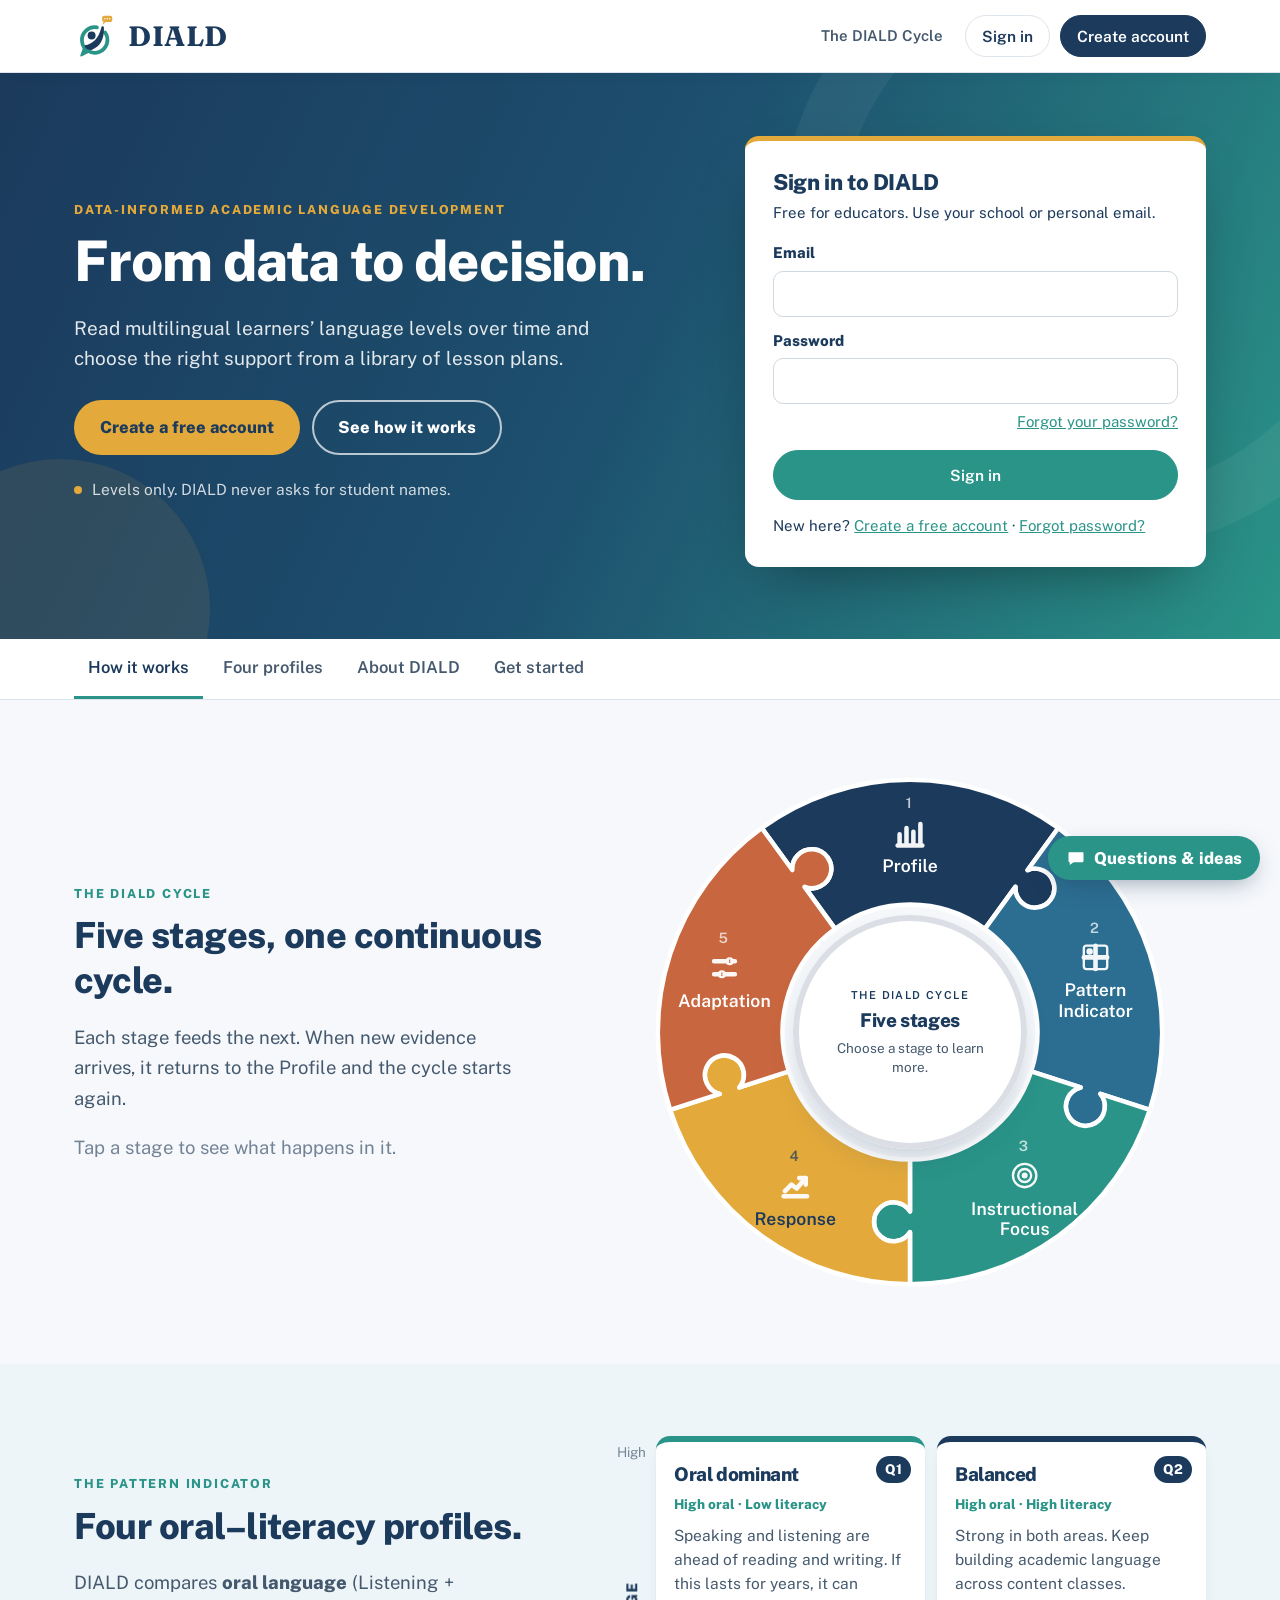
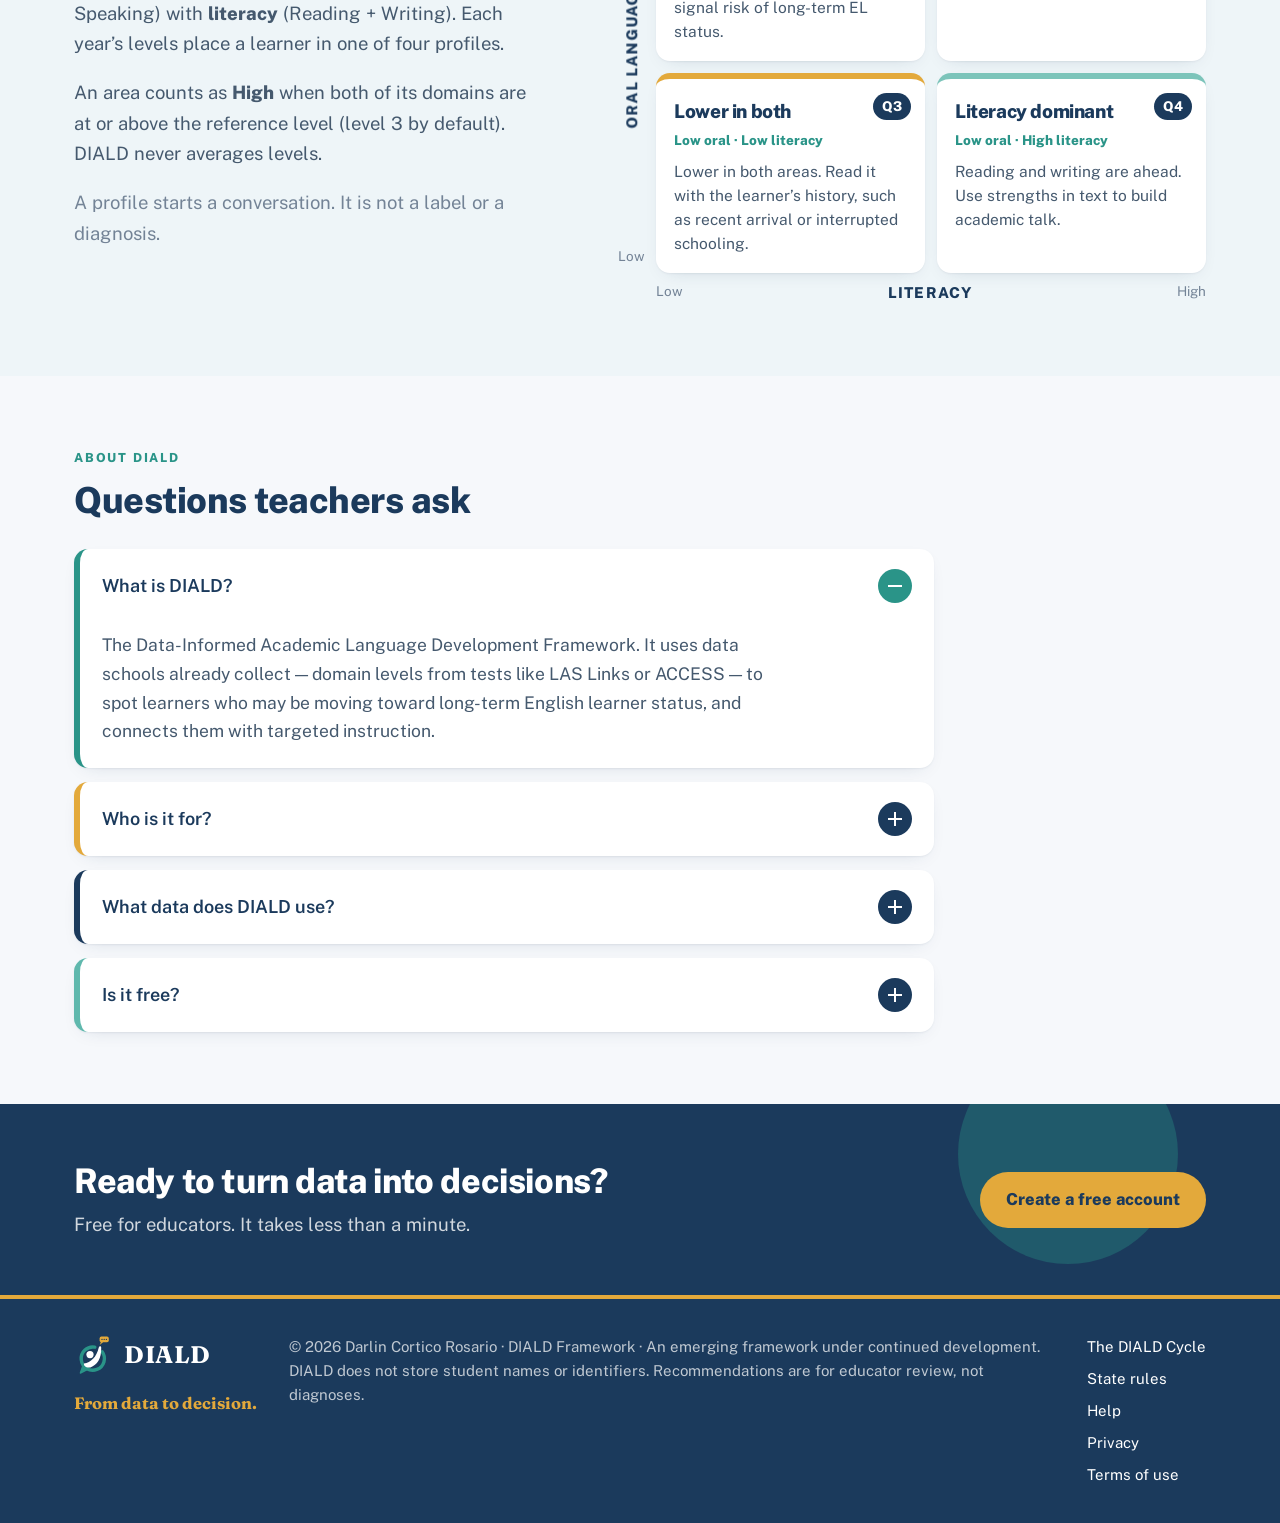
<file: index.html>
<!doctype html>
<html lang="en">
<head>
<meta charset="utf-8">
<meta name="viewport" content="width=device-width, initial-scale=1">
<script>document.documentElement.className+=" js";</script>
<title>DIALD Framework · From Data to Decision | Darlin Cortico Rosario</title>
<meta name="description" content="DIALD helps teachers turn multilingual learners' language proficiency levels into instructional decisions, with a library of intervention pathways. No student names are stored.">
<link rel="icon" href="/favicon.ico" sizes="48x48">
<link rel="icon" type="image/png" sizes="192x192" href="/favicon-192.png">
<link rel="icon" type="image/svg+xml" href="diald-favicon.svg">
<link rel="apple-touch-icon" sizes="180x180" href="/apple-touch-icon.png">
<meta name="theme-color" content="#1B3A5C">
<link rel="preload" href="diald-fraunces-700.woff2" as="font" type="font/woff2" crossorigin>
<link rel="canonical" href="https://dialdframework.org/">
<meta property="og:type" content="website">
<meta property="og:url" content="https://dialdframework.org/">
<meta property="og:title" content="DIALD Framework · From Data to Decision">
<meta property="og:description" content="A free tool for teachers of multilingual learners: read language proficiency levels over time and choose the right support from a library of lesson plans.">
<meta property="og:image" content="https://dialdframework.org/diald-logo.png">
<meta name="twitter:card" content="summary">
<script type="application/ld+json">{"@context":"https://schema.org","@type":"WebSite","name":"DIALD Framework","alternateName":["DIALD","Data-Informed Academic Language Development Framework"],"url":"https://dialdframework.org/","description":"The Data-Informed Academic Language Development (DIALD) Framework helps teachers turn multilingual learners' language proficiency levels into instructional decisions.","author":{"@type":"Person","name":"Darlin Cortico Rosario"},"inLanguage":"en"}</script>
<link rel="stylesheet" href="diald-site.css?v=31">
</head>
<body>
<a class="skip" href="#main">Skip to content</a>
<header class="top">
  <div class="top-in">
    <a class="brand" href="#/" aria-label="DIALD Framework home"><svg class="logo" aria-hidden="true" viewBox="0 0 200 200" xmlns="http://www.w3.org/2000/svg"><path d="M140.9 83.9 A58 58 0 1 1 104.1 60.9" fill="none" stroke="#2A9488" stroke-width="17" stroke-linecap="round"/><path d="M46.5 147.7 L 32 190 L 73.0 169.9 Z" fill="#2A9488" stroke="#2A9488" stroke-width="7" stroke-linejoin="round"/><circle cx="80" cy="98" r="18" fill="#1B3A5C"/><path d="M 50 142 C 84 136, 112 112, 124 62 C 126 54, 136 54, 136 63 C 138 118, 116 150, 82 162 C 66 167, 46 154, 50 142 Z" fill="#1B3A5C"/><rect x="128" y="8" width="46" height="28" rx="9" fill="#E3A93B"/><path d="M 136 34 L 131 47 L 146 34 Z" fill="#E3A93B" stroke="#E3A93B" stroke-width="2" stroke-linejoin="round"/><circle cx="140.0" cy="22.0" r="3.3" fill="#fff"/><circle cx="151.0" cy="22.0" r="3.3" fill="#fff"/><circle cx="162.0" cy="22.0" r="3.3" fill="#fff"/></svg><span class="word">DIALD</span></a>
    <button class="menu-btn" id="menu-btn" aria-expanded="false" aria-controls="nav">Menu</button>
    <nav class="nav" id="nav" aria-label="Main">
      <a href="#/" data-nav="home">Dashboard</a>
      <a href="#/analyze" data-nav="analyze">Learner Trajectory</a>
      <a href="#/library" data-nav="library">Library</a>
      <div class="nav-drop">
        <a href="#/framework" data-nav="framework">DIALD Cycle</a>
        <button type="button" class="drop-btn" id="drop-btn" aria-expanded="false" aria-controls="drop-menu" aria-label="Show the five stages"><svg viewBox="0 0 12 12" aria-hidden="true"><path d="M2.5 4.5 6 8l3.5-3.5" fill="none" stroke="currentColor" stroke-width="1.7" stroke-linecap="round" stroke-linejoin="round"/></svg></button>
        <div class="drop-menu" id="drop-menu">
          <a href="#/framework?stage=1"><i style="--c:#1B3A5C">1</i>Profile</a>
          <a href="#/framework?stage=2"><i style="--c:#2C6E91">2</i>Pattern Indicator</a>
          <a href="#/framework?stage=3"><i style="--c:#2A9488">3</i>Instructional Focus</a>
          <a href="#/framework?stage=4"><i style="--c:#E3A93B">4</i>Response</a>
          <a href="#/framework?stage=5"><i style="--c:#C8673F">5</i>Adaptation</a>
        </div>
      </div>
      <a href="#/plans" data-nav="plans">My plans</a>
      <a href="#/help" data-nav="help">Help</a>
      <span class="acct-m" id="acct-m"></span>
    </nav>
    <div class="acct" id="acct"></div>
  </div>
</header>
<main id="main" tabindex="-1">
  <div class="boot" aria-live="polite"><div class="boot-in"><span class="boot-ring"></span><p id="boot-msg">Loading DIALD…</p></div>
    <script>if(/[?&]code=/.test(location.search)){document.getElementById('boot-msg').textContent='Signing you in…';}</script></div>
  <div class="page seo-intro">
    <h1>DIALD Framework: From Data to Decision</h1>
    <p>The Data-Informed Academic Language Development (DIALD) Framework, created by Darlin Cortico Rosario, helps ESOL/TESOL, bilingual, ELA, and content-area teachers read multilingual learners' Listening, Speaking, Reading, and Writing levels over time, spot oral–literacy patterns linked to long-term English learner (LTEL) risk, and choose targeted support from a library of lesson-plan pathways. Free for educators. No student names are stored.</p>
  </div>
</main>
<footer class="foot">
  <div class="foot-in">
    <div class="foot-brand"><a class="brand light" href="#/" aria-label="DIALD Framework home"><svg class="logo" aria-hidden="true" viewBox="0 0 200 200" xmlns="http://www.w3.org/2000/svg"><path d="M140.9 83.9 A58 58 0 1 1 104.1 60.9" fill="none" stroke="#2A9488" stroke-width="17" stroke-linecap="round"/><path d="M46.5 147.7 L 32 190 L 73.0 169.9 Z" fill="#2A9488" stroke="#2A9488" stroke-width="7" stroke-linejoin="round"/><circle cx="80" cy="98" r="18" fill="#fff"/><path d="M 50 142 C 84 136, 112 112, 124 62 C 126 54, 136 54, 136 63 C 138 118, 116 150, 82 162 C 66 167, 46 154, 50 142 Z" fill="#fff"/><rect x="128" y="8" width="46" height="28" rx="9" fill="#E3A93B"/><path d="M 136 34 L 131 47 L 146 34 Z" fill="#E3A93B" stroke="#E3A93B" stroke-width="2" stroke-linejoin="round"/><circle cx="140.0" cy="22.0" r="3.3" fill="#1B3A5C"/><circle cx="151.0" cy="22.0" r="3.3" fill="#1B3A5C"/><circle cx="162.0" cy="22.0" r="3.3" fill="#1B3A5C"/></svg><span class="word">DIALD</span></a><p>From data to decision.</p></div>
    <div class="foot-text">© <span id="yr"></span> Darlin Cortico Rosario · DIALD Framework · An emerging framework under continued development.<br>DIALD does not store student names or identifiers. Recommendations are for educator review, not diagnoses.</div>
    <div class="foot-links"><a href="#/framework">The DIALD Cycle</a><a href="#/states">State rules</a><a href="#/help">Help</a><a href="#/privacy">Privacy</a><a href="#/terms">Terms of use</a></div>
  </div>
</footer>
<script src="diald-config.js?v=31"></script>
<script src="supabase.js"></script>
<script src="diald-states.js?v=31"></script>
<script src="diald-engine.js?v=31"></script>
<script src="diald-library.js?v=31"></script>
<script src="diald-libui.js?v=31"></script>
<script src="diald-sidenav.js?v=31"></script>
<script src="diald-roster.js?v=31"></script>
<script src="diald-groups.js?v=31"></script>
<script src="diald-classcycle.js?v=31"></script>
<script src="diald-help.js?v=31"></script>
<script src="diald-app.js?v=31"></script>
</body>
</html>
</file>
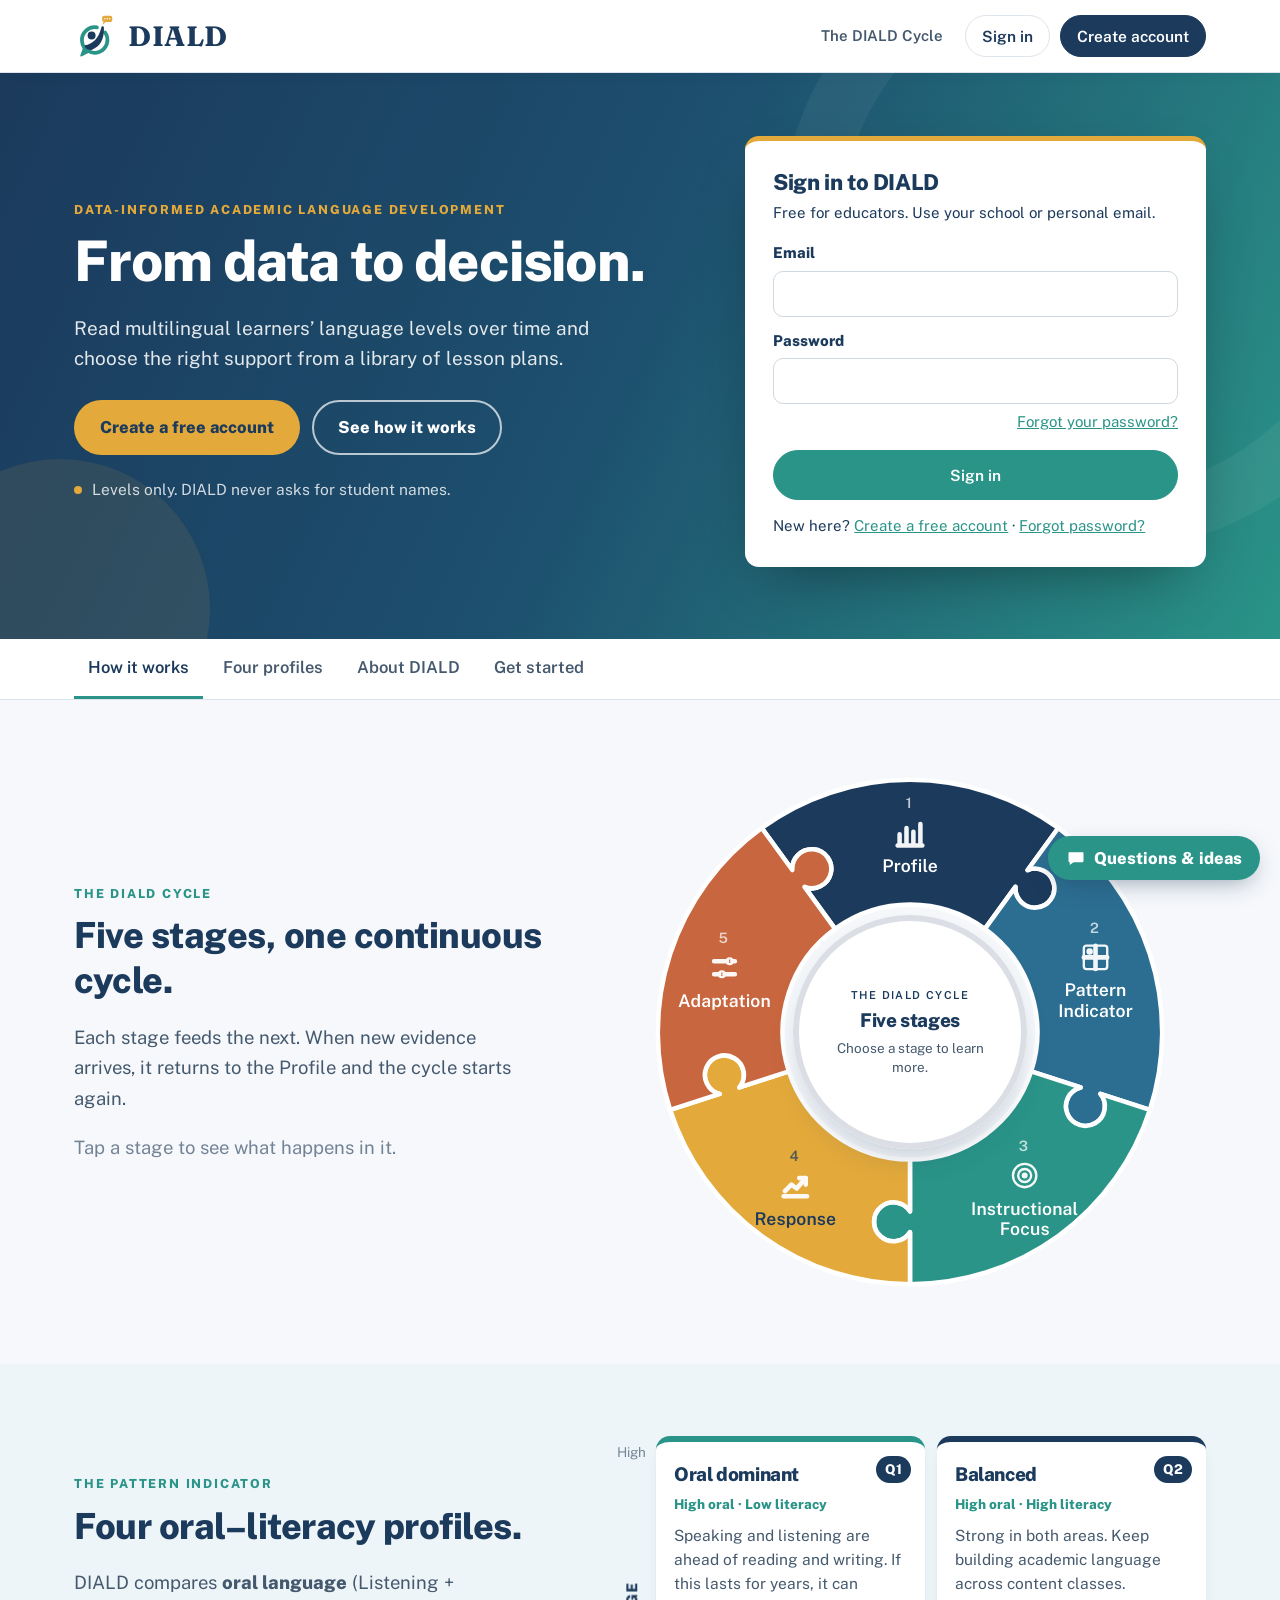
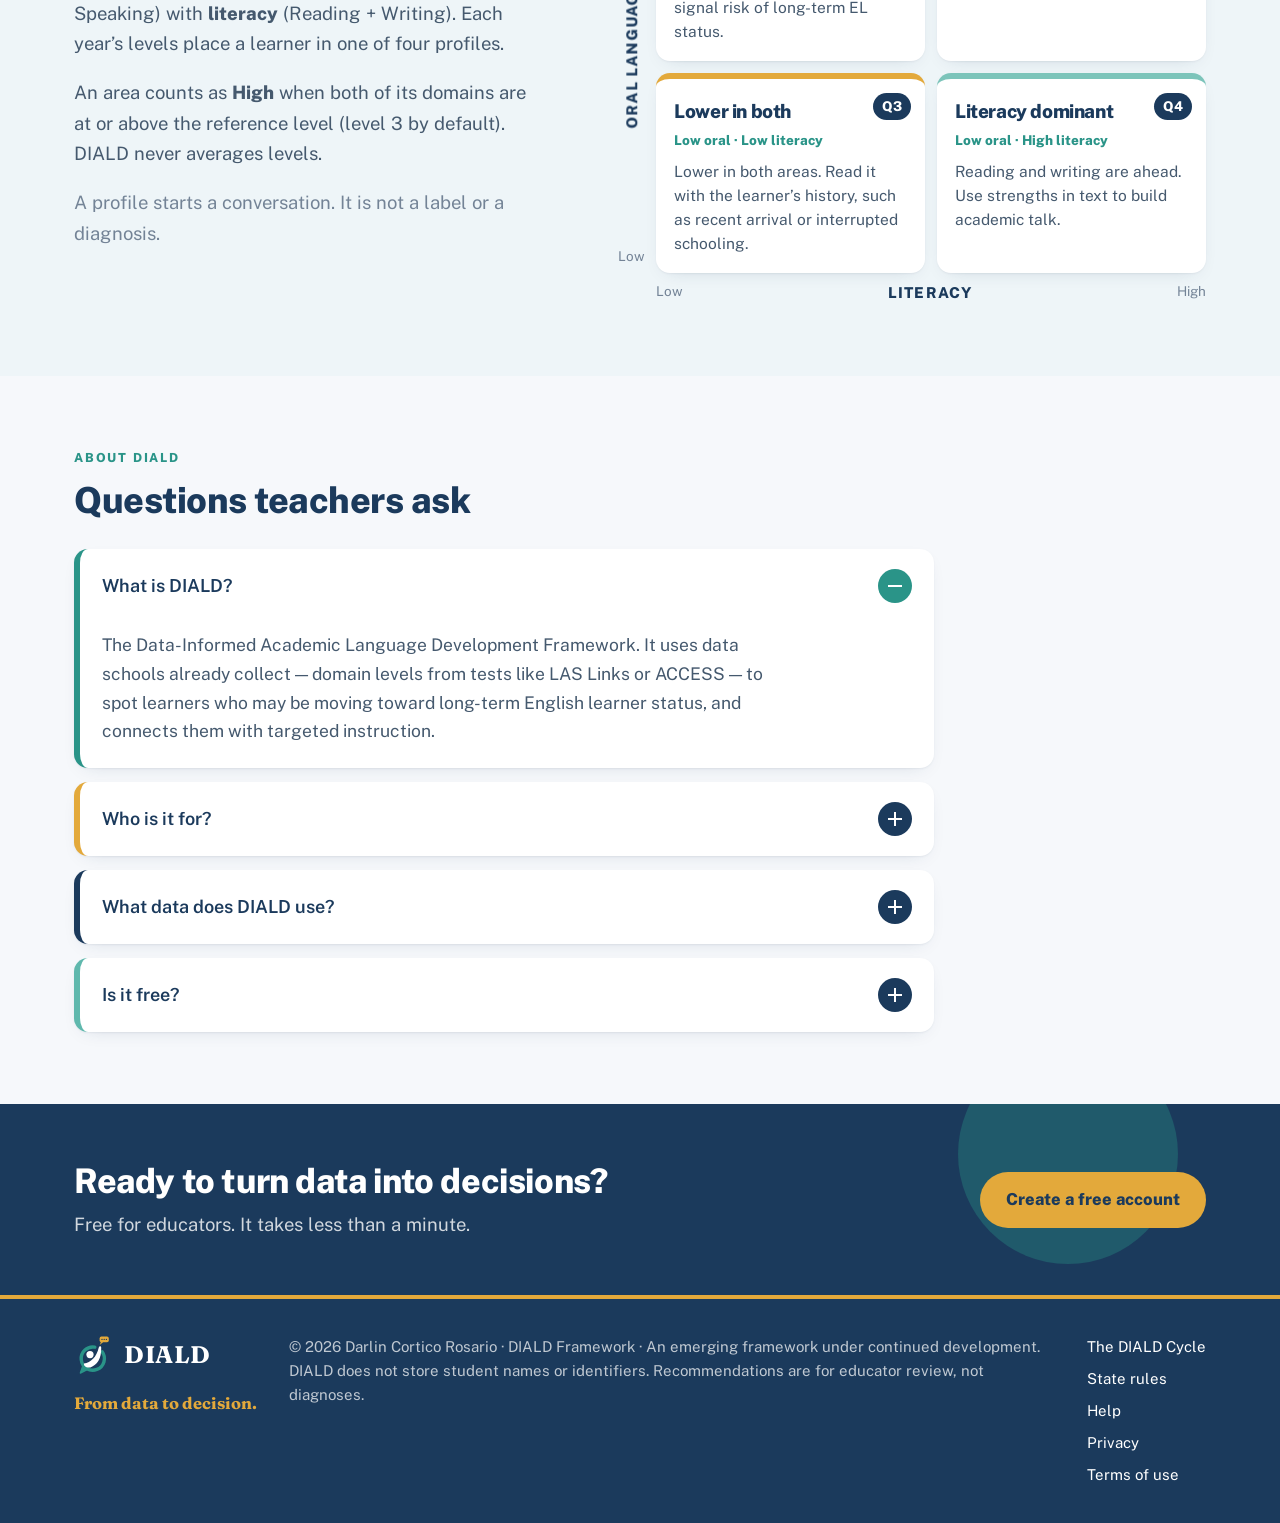
<file: classroom.html>
<!doctype html>
<html lang="en">
<head>
<meta charset="utf-8">
<meta name="viewport" content="width=device-width, initial-scale=1">
<meta name="robots" content="noindex, nofollow">
<title>DIALD Framework</title>
<link rel="canonical" href="https://dialdframework.org/">
<meta http-equiv="refresh" content="0; url=/">
<script>location.replace('/');</script>
</head>
<body style="font-family:Arial,sans-serif;background:#fff;color:#1B3A5C;padding:24px">
<p>This page has moved. <a href="/">Go to the DIALD Framework</a>.</p>
</body>
</html>
</file>
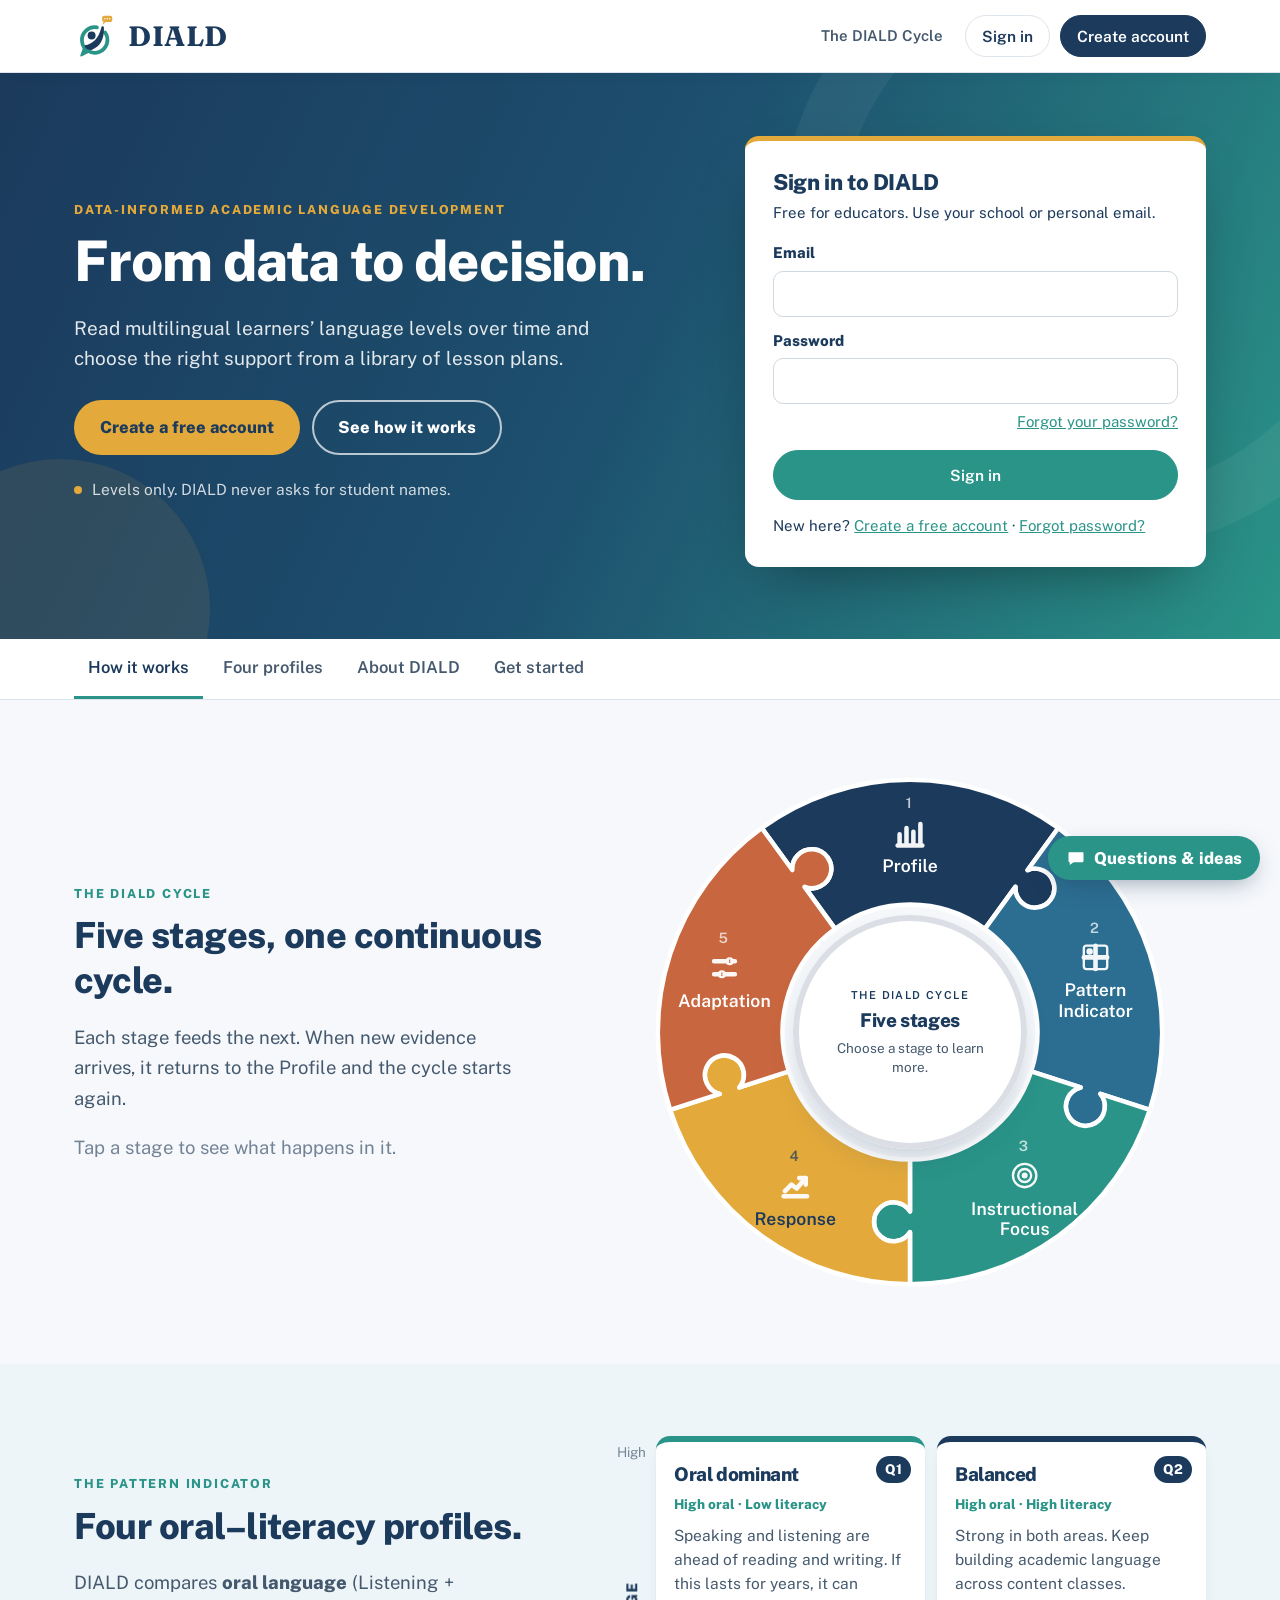
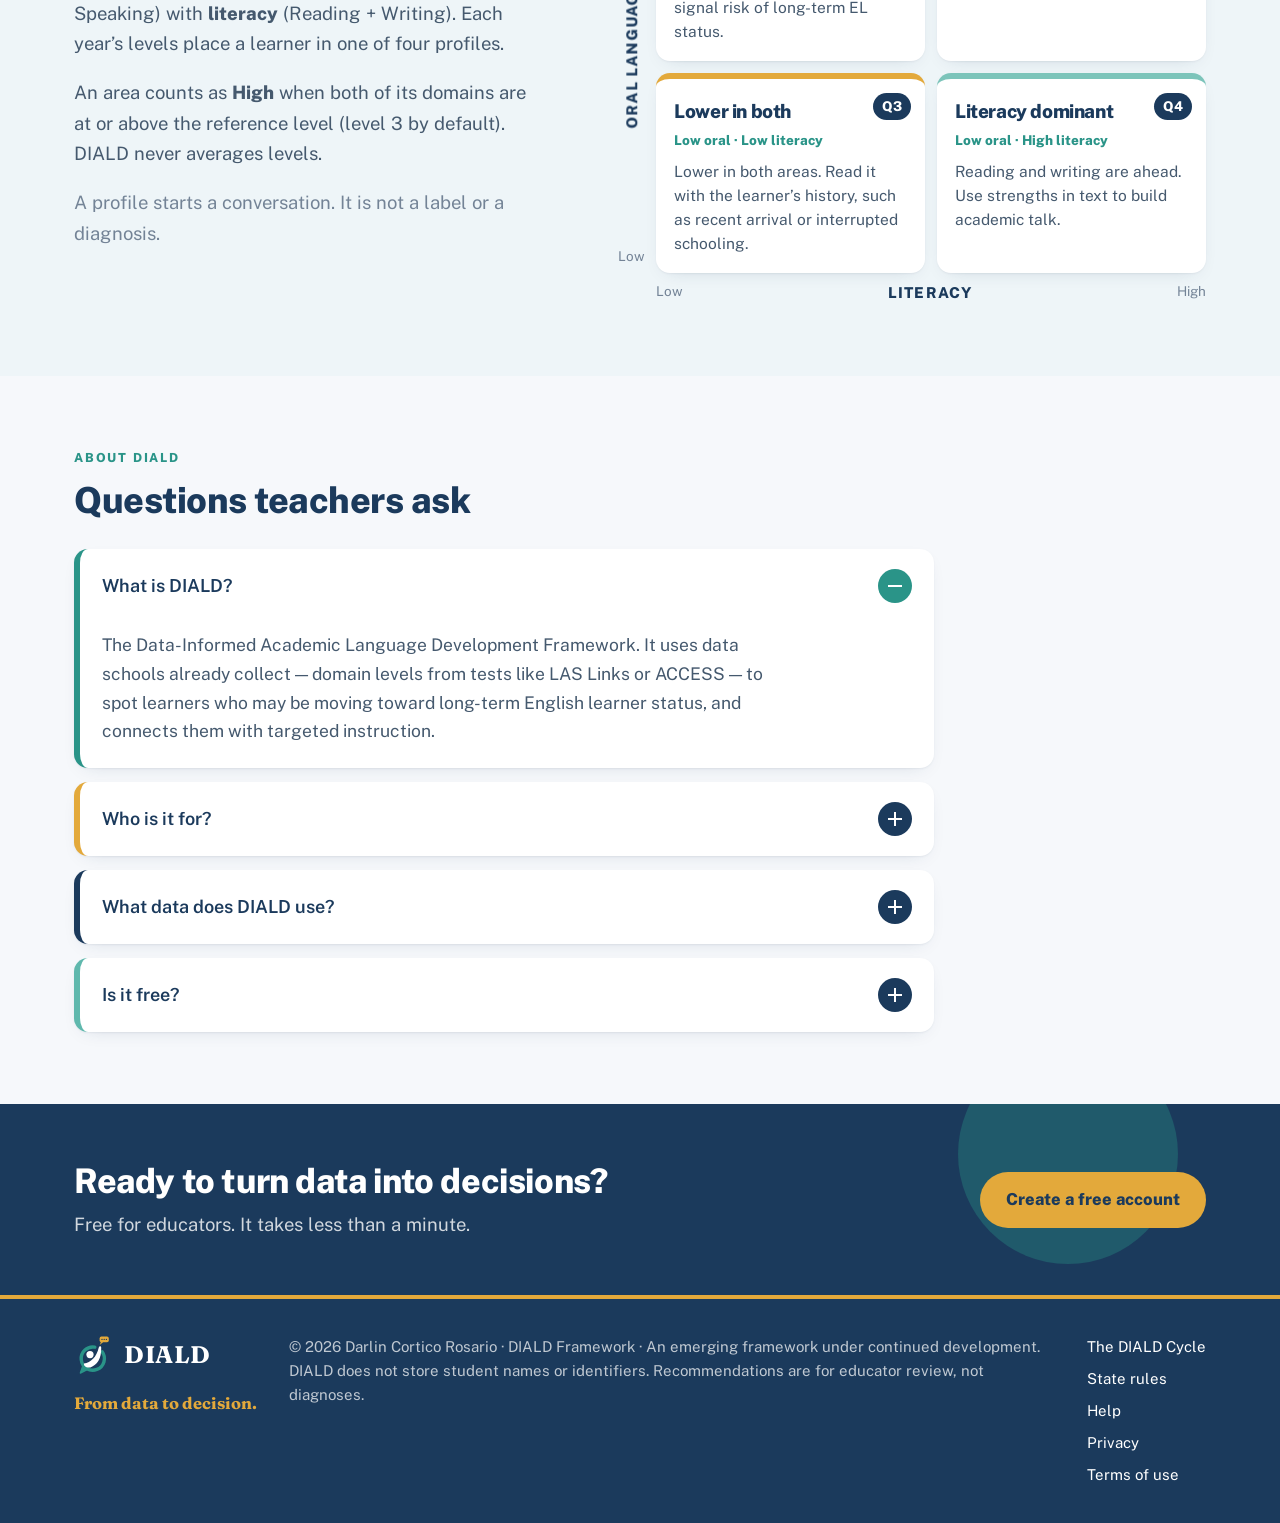
<file: index_1.html>
<!doctype html>
<html lang="en">
<head>
<meta charset="utf-8">
<meta name="viewport" content="width=device-width, initial-scale=1">
<script>document.documentElement.className+=" js";</script>
<title>DIALD Framework · From Data to Decision | Darlin Cortico Rosario</title>
<meta name="description" content="DIALD helps teachers turn multilingual learners' language proficiency levels into instructional decisions, with a library of intervention pathways. No student names are stored.">
<link rel="icon" href="/favicon.ico" sizes="48x48">
<link rel="icon" type="image/png" sizes="192x192" href="/favicon-192.png">
<link rel="icon" type="image/svg+xml" href="diald-favicon.svg">
<link rel="apple-touch-icon" sizes="180x180" href="/apple-touch-icon.png">
<meta name="theme-color" content="#1B3A5C">
<link rel="preload" href="diald-fraunces-700.woff2" as="font" type="font/woff2" crossorigin>
<link rel="canonical" href="https://dialdframework.org/">
<meta property="og:type" content="website">
<meta property="og:url" content="https://dialdframework.org/">
<meta property="og:title" content="DIALD Framework · From Data to Decision">
<meta property="og:description" content="A free tool for teachers of multilingual learners: read language proficiency levels over time and choose the right support from a library of lesson plans.">
<meta property="og:image" content="https://dialdframework.org/diald-logo.png">
<meta name="twitter:card" content="summary">
<script type="application/ld+json">{"@context":"https://schema.org","@type":"WebSite","name":"DIALD Framework","alternateName":["DIALD","Data-Informed Academic Language Development Framework"],"url":"https://dialdframework.org/","description":"The Data-Informed Academic Language Development (DIALD) Framework helps teachers turn multilingual learners' language proficiency levels into instructional decisions.","author":{"@type":"Person","name":"Darlin Cortico Rosario"},"inLanguage":"en"}</script>
<link rel="stylesheet" href="diald-site.css?v=24">
</head>
<body>
<a class="skip" href="#main">Skip to content</a>
<header class="top">
  <div class="top-in">
    <a class="brand" href="#/" aria-label="DIALD Framework home"><svg class="logo" aria-hidden="true" viewBox="0 0 200 200" xmlns="http://www.w3.org/2000/svg"><path d="M140.9 83.9 A58 58 0 1 1 104.1 60.9" fill="none" stroke="#2A9488" stroke-width="17" stroke-linecap="round"/><path d="M46.5 147.7 L 32 190 L 73.0 169.9 Z" fill="#2A9488" stroke="#2A9488" stroke-width="7" stroke-linejoin="round"/><circle cx="80" cy="98" r="18" fill="#1B3A5C"/><path d="M 50 142 C 84 136, 112 112, 124 62 C 126 54, 136 54, 136 63 C 138 118, 116 150, 82 162 C 66 167, 46 154, 50 142 Z" fill="#1B3A5C"/><rect x="128" y="8" width="46" height="28" rx="9" fill="#E3A93B"/><path d="M 136 34 L 131 47 L 146 34 Z" fill="#E3A93B" stroke="#E3A93B" stroke-width="2" stroke-linejoin="round"/><circle cx="140.0" cy="22.0" r="3.3" fill="#fff"/><circle cx="151.0" cy="22.0" r="3.3" fill="#fff"/><circle cx="162.0" cy="22.0" r="3.3" fill="#fff"/></svg><span class="word">DIALD</span></a>
    <button class="menu-btn" id="menu-btn" aria-expanded="false" aria-controls="nav">Menu</button>
    <nav class="nav" id="nav" aria-label="Main">
      <a href="#/" data-nav="home">Dashboard</a>
      <a href="#/analyze" data-nav="analyze">Learner Trajectory</a>
      <a href="#/library" data-nav="library">Library</a>
      <div class="nav-drop">
        <a href="#/framework" data-nav="framework">DIALD Cycle</a>
        <button type="button" class="drop-btn" id="drop-btn" aria-expanded="false" aria-controls="drop-menu" aria-label="Show the five stages"><svg viewBox="0 0 12 12" aria-hidden="true"><path d="M2.5 4.5 6 8l3.5-3.5" fill="none" stroke="currentColor" stroke-width="1.7" stroke-linecap="round" stroke-linejoin="round"/></svg></button>
        <div class="drop-menu" id="drop-menu">
          <a href="#/framework?stage=1"><i style="--c:#1B3A5C">1</i>Profile</a>
          <a href="#/framework?stage=2"><i style="--c:#2C6E91">2</i>Pattern Indicator</a>
          <a href="#/framework?stage=3"><i style="--c:#2A9488">3</i>Instructional Focus</a>
          <a href="#/framework?stage=4"><i style="--c:#E3A93B">4</i>Response</a>
          <a href="#/framework?stage=5"><i style="--c:#C8673F">5</i>Adaptation</a>
        </div>
      </div>
      <a href="#/plans" data-nav="plans">My plans</a>
      <a href="#/help" data-nav="help">Help</a>
      <span class="acct-m" id="acct-m"></span>
    </nav>
    <div class="acct" id="acct"></div>
  </div>
</header>
<main id="main" tabindex="-1">
  <div class="boot" aria-live="polite"><div class="boot-in"><span class="boot-ring"></span><p id="boot-msg">Loading DIALD…</p></div>
    <script>if(/[?&]code=/.test(location.search)){document.getElementById('boot-msg').textContent='Signing you in…';}</script></div>
  <div class="page seo-intro">
    <h1>DIALD Framework: From Data to Decision</h1>
    <p>The Data-Informed Academic Language Development (DIALD) Framework, created by Darlin Cortico Rosario, helps ESOL/TESOL, bilingual, ELA, and content-area teachers read multilingual learners' Listening, Speaking, Reading, and Writing levels over time, spot oral–literacy patterns linked to long-term English learner (LTEL) risk, and choose targeted support from a library of lesson-plan pathways. Free for educators. No student names are stored.</p>
  </div>
</main>
<footer class="foot">
  <div class="foot-in">
    <div class="foot-brand"><a class="brand light" href="#/" aria-label="DIALD Framework home"><svg class="logo" aria-hidden="true" viewBox="0 0 200 200" xmlns="http://www.w3.org/2000/svg"><path d="M140.9 83.9 A58 58 0 1 1 104.1 60.9" fill="none" stroke="#2A9488" stroke-width="17" stroke-linecap="round"/><path d="M46.5 147.7 L 32 190 L 73.0 169.9 Z" fill="#2A9488" stroke="#2A9488" stroke-width="7" stroke-linejoin="round"/><circle cx="80" cy="98" r="18" fill="#fff"/><path d="M 50 142 C 84 136, 112 112, 124 62 C 126 54, 136 54, 136 63 C 138 118, 116 150, 82 162 C 66 167, 46 154, 50 142 Z" fill="#fff"/><rect x="128" y="8" width="46" height="28" rx="9" fill="#E3A93B"/><path d="M 136 34 L 131 47 L 146 34 Z" fill="#E3A93B" stroke="#E3A93B" stroke-width="2" stroke-linejoin="round"/><circle cx="140.0" cy="22.0" r="3.3" fill="#1B3A5C"/><circle cx="151.0" cy="22.0" r="3.3" fill="#1B3A5C"/><circle cx="162.0" cy="22.0" r="3.3" fill="#1B3A5C"/></svg><span class="word">DIALD</span></a><p>From data to decision.</p></div>
    <div class="foot-text">© <span id="yr"></span> Darlin Cortico Rosario · DIALD Framework · An emerging framework under continued development.<br>DIALD does not store student names or identifiers. Recommendations are for educator review, not diagnoses.</div>
    <div class="foot-links"><a href="#/framework">The DIALD Cycle</a><a href="#/states">State rules</a><a href="#/help">Help</a><a href="#/privacy">Privacy</a><a href="#/terms">Terms of use</a></div>
  </div>
</footer>
<script src="diald-config.js?v=24"></script>
<script src="supabase.js"></script>
<script src="diald-states.js?v=24"></script>
<script src="diald-engine.js?v=24"></script>
<script src="diald-library.js?v=24"></script>
<script src="diald-libui.js?v=24"></script>
<script src="diald-sidenav.js?v=24"></script>
<script src="diald-roster.js?v=24"></script>
<script src="diald-help.js?v=24"></script>
<script src="diald-app.js?v=24"></script>
</body>
</html>
</file>
<file: diald-site.css>
@font-face{font-family:"Public Sans";font-weight:400;font-style:normal;font-display:swap;src:url(diald-public-sans-400.woff2) format("woff2")}
@font-face{font-family:"Public Sans";font-weight:500 600;font-style:normal;font-display:swap;src:url(diald-public-sans-600.woff2) format("woff2")}
@font-face{font-family:"Public Sans";font-weight:700 900;font-style:normal;font-display:swap;src:url(diald-public-sans-800.woff2) format("woff2")}
@font-face{font-family:"Fraunces";font-weight:700;font-style:normal;font-display:swap;src:url(diald-fraunces-700.woff2) format("woff2")}
:root{
  --navy:#1B3A5C;--navy-2:#142d48;--teal:#2A9488;--teal-d:#1f7a70;--gold:#E3A93B;--gold-d:#c98f22;
  --ink:#1B3A5C;--ink-2:#45596e;--ink-3:#738396;
  --brand:#1B3A5C;--brand-2:#2A9488;--brand-soft:#e4f3f1;--leaf:#E3A93B;--leaf-soft:#fcf3e1;
  --bg:#f6f8fb;--card:#fff;--line:#dde4ec;--line-2:#eef2f6;--tint:#eef5f8;
  --good:#23806f;--good-soft:#e2f3ef;--warn:#9a6a10;--warn-soft:#fcf1dc;--bad:#a83c32;--bad-soft:#f8e5e2;--muted-soft:#eef1f5;
  --radius:14px;--shadow:0 1px 2px rgba(27,58,92,.06),0 6px 20px -12px rgba(27,58,92,.25);
  --serif:"Public Sans",Arial,Helvetica,sans-serif;--sans:"Public Sans",Arial,Helvetica,sans-serif;--logo:"Fraunces",Georgia,serif;
  font-family:var(--sans);color:var(--ink);background:var(--bg);
}
*{box-sizing:border-box}
html{scroll-behavior:smooth}
body{margin:0;font-size:17px;line-height:1.55;background:var(--bg);min-height:100vh;display:flex;flex-direction:column}
button,input,select{font:inherit;color:inherit}
button{cursor:pointer}
a{color:var(--brand-2)}
[hidden]{display:none!important}
.skip{position:absolute;left:-999px}.skip:focus{left:12px;top:12px;background:#fff;padding:8px;z-index:20}
:focus-visible{outline:3px solid #E3A93B;outline-offset:2px}

/* Header */
.top{background:#fff;border-bottom:1px solid var(--line);position:sticky;top:0;z-index:10}
.top-in{max-width:1180px;margin:auto;display:flex;align-items:center;gap:28px;height:68px;padding:0 24px}
.brand{font-size:25px;font-weight:800;letter-spacing:2px;color:var(--brand);text-decoration:none;white-space:nowrap}
.brand span{color:var(--leaf)}
.nav{display:flex;gap:4px;height:100%}
.nav a{display:flex;align-items:center;padding:0 14px;color:var(--ink-2);text-decoration:none;font-size:15.5px;border-bottom:3px solid transparent}
.nav a.on{color:var(--brand);border-bottom-color:var(--brand-2);font-weight:700}
.acct{margin-left:auto;display:flex;align-items:center;gap:10px;font-size:15px;color:var(--ink-2)}
.menu-btn{display:none;margin-left:auto;background:none;border:1px solid var(--line);border-radius:8px;padding:8px 10px}

main{flex:1;width:100%}
.page{max-width:1180px;margin:auto;padding:32px 24px 48px}
.foot{border-top:1px solid var(--line);background:#fff}
.foot-in{max-width:1180px;margin:auto;padding:22px 24px;font-size:13.5px;color:var(--ink-3);display:flex;gap:18px;flex-wrap:wrap;justify-content:space-between;line-height:1.6}
.foot a{color:var(--ink-2)}

/* Type */
h1{font-family:var(--serif);font-weight:700;font-size:40px;line-height:1.15;letter-spacing:-.8px;margin:0 0 14px}
h2{font-family:var(--serif);font-weight:700;font-size:26px;line-height:1.25;margin:0 0 12px}
h3{font-size:17.5px;margin:0 0 8px}
p,li{font-size:16.5px;line-height:1.65;color:var(--ink-2)}
.lead{font-size:18px;line-height:1.6;color:var(--ink-2);max-width:720px}
.eyebrow{font-size:12.5px;letter-spacing:1.6px;font-weight:700;color:var(--brand-2);text-transform:uppercase;margin-bottom:10px}
.small{font-size:15px;color:var(--ink-3)}
.muted{color:var(--ink-3)}

/* Buttons */
.btn{display:inline-flex;align-items:center;gap:8px;border:1px solid var(--line);background:#fff;color:var(--brand);padding:10px 16px;border-radius:8px;font-size:15.5px;text-decoration:none;font-weight:600}
.btn:hover{border-color:#b9cbd3}
.btn.primary{background:var(--brand);border-color:var(--brand);color:#fff}
.btn.primary:hover{background:var(--navy-2)}
.btn.ghost{border-color:transparent;background:transparent;padding-left:4px;padding-right:4px}
.btn.danger{color:var(--bad)}
.btn:disabled{opacity:.55;cursor:not-allowed}
.row{display:flex;gap:10px;flex-wrap:wrap;align-items:center}

/* Cards */
.card{background:var(--card);border:1px solid var(--line);border-radius:var(--radius);padding:22px;box-shadow:var(--shadow)}
.card + .card{margin-top:16px}
.grid2{display:grid;grid-template-columns:repeat(2,minmax(0,1fr));gap:16px}
.grid3{display:grid;grid-template-columns:repeat(3,minmax(0,1fr));gap:16px}
.split{display:grid;grid-template-columns:minmax(0,1.5fr) minmax(0,1fr);gap:16px;align-items:start}
.stack>*+*{margin-top:16px}

/* Chips */
.chip{display:inline-block;padding:3px 9px;border-radius:20px;font-size:13.5px;background:var(--muted-soft);color:var(--ink-2);margin:2px 4px 2px 0;white-space:nowrap}
.chip.q{background:var(--brand-soft);color:var(--brand)}
.chip.sample{background:var(--warn-soft);color:var(--warn)}
.chip.good{background:var(--good-soft);color:var(--good)}
.chip.warn{background:var(--warn-soft);color:var(--warn)}
.chip.bad{background:var(--bad-soft);color:var(--bad)}
.chip.na{background:var(--muted-soft);color:var(--ink-3)}
.badge{display:inline-block;font-weight:700;font-size:15.5px;padding:6px 12px;border-radius:8px}
.badge.Low,.badge.Positive{background:var(--good-soft);color:var(--good)}
.badge.Moderate,.badge.Partial{background:var(--warn-soft);color:var(--warn)}
.badge.High,.badge.Limited{background:var(--bad-soft);color:var(--bad)}
.badge.Inconclusive{background:var(--muted-soft);color:var(--ink-2)}
.badge.Not{background:var(--muted-soft);color:var(--ink-3);font-weight:600}
fieldset .row label{display:flex}

/* Home */
.hero{display:grid;grid-template-columns:minmax(0,1.25fr) minmax(0,1fr);gap:40px;align-items:center;padding:28px 0 18px}
.hero h1{font-size:46px}
.privacy-note{display:flex;gap:12px;align-items:flex-start;background:var(--leaf-soft);border:1px solid #dbe5c9;border-radius:var(--radius);padding:14px 16px;font-size:15.5px;color:#3f5a2e;line-height:1.55}
.privacy-note b{color:#2f4a20}
.cycle{display:grid;grid-template-columns:repeat(5,minmax(0,1fr));gap:10px;counter-reset:s}
.cycle .st{background:#fff;border:1px solid var(--line);border-radius:10px;padding:14px;position:relative}
.cycle .st b{display:block;font-size:15.5px;margin:4px 0}
.cycle .st span{font-size:13.5px;color:var(--brand-2);font-weight:700}
.cycle .st p{font-size:15px;margin:0;line-height:1.5}
.section{margin-top:44px}

/* Quadrant matrix */
.matrix{display:grid;grid-template-columns:28px 1fr 1fr;grid-template-rows:1fr 1fr 28px;gap:6px;max-width:440px}
.matrix .ax{font-size:12.5px;color:var(--ink-3);display:flex;align-items:center;justify-content:center;text-align:center}
.matrix .ax.y{writing-mode:vertical-rl;transform:rotate(180deg)}
.matrix .cell{border:1px solid var(--line);border-radius:10px;background:#fff;padding:12px;min-height:104px;position:relative}
.matrix .cell b{font-size:15px;display:block}
.matrix .cell small{font-size:12.5px;color:var(--ink-3)}
.matrix .cell.on{border:2px solid var(--brand-2);background:var(--brand-soft)}
.matrix .yrs{margin-top:6px}
.matrix .yrs span{display:inline-block;font-size:12.5px;background:#fff;border:1px solid #c9dadd;border-radius:12px;padding:1px 7px;margin:2px 3px 0 0;color:var(--brand)}
.matrix .yrs span.last{background:var(--brand);color:#fff;border-color:var(--brand)}

/* Stage tabs */
.stages{display:flex;gap:4px;border-bottom:1px solid var(--line);margin:18px 0 22px;overflow-x:auto}
.stages button{background:none;border:0;border-bottom:3px solid transparent;padding:12px 14px;font-size:15.5px;color:var(--ink-2);white-space:nowrap}
.stages button span{color:var(--ink-3);font-size:13.5px;margin-right:6px}
.stages button.on{color:var(--brand);border-bottom-color:var(--brand-2);font-weight:700}
.stages button:disabled{opacity:.45;cursor:not-allowed}

/* Forms */
label{display:block;font-size:15px;font-weight:700;margin-bottom:6px;color:var(--ink)}
label.row{display:flex}
input,select{width:100%;padding:10px;border:1px solid #cfd9e0;border-radius:8px;background:#fff;font-size:15.5px}
.fields{display:grid;grid-template-columns:repeat(auto-fit,minmax(170px,1fr));gap:14px}
.levels{width:100%;border-collapse:collapse;margin:6px 0}
.levels th{font-size:13.5px;color:var(--ink-3);text-align:left;font-weight:700;padding:6px 6px}
.levels td{padding:5px 6px}
.levels select{padding:8px 6px}
.levels td:first-child{font-size:15.5px;font-weight:700;white-space:nowrap;width:90px}
.err{color:var(--bad);font-size:15.5px}
.ok{color:var(--good);font-size:15.5px}
details summary{cursor:pointer;color:var(--brand-2);font-size:15.5px;font-weight:700}
details[open] summary{margin-bottom:8px}

/* Dimensions */
.dims{display:grid;grid-template-columns:repeat(2,minmax(0,1fr));gap:12px}
.dim{border:1px solid var(--line);border-radius:10px;padding:14px;background:#fff}
.dim h3{font-size:15.5px;display:flex;justify-content:space-between;gap:8px;align-items:center}
.dim p{font-size:15.5px;margin:6px 0 0}
.tbl{width:100%;border-collapse:collapse;font-size:15.5px}
.tbl th,.tbl td{text-align:left;padding:9px 8px;border-bottom:1px solid var(--line-2)}
.tbl th{font-size:13.5px;color:var(--ink-3)}

/* Library */
.filters{display:flex;gap:12px;flex-wrap:wrap;margin:14px 0 18px}
.filters>div{min-width:150px}
.lib-card{display:flex;flex-direction:column;gap:6px;text-decoration:none;color:inherit}
.lib-card:hover{border-color:#b9cbd3}
.lib-card h3{color:var(--brand);font-size:18.5px}
.lib-card p{margin:0;font-size:15.5px}
.phase{border-left:3px solid var(--leaf);padding:4px 0 4px 14px;margin:14px 0}
.phase b{font-size:15.5px}
.levelbar{display:flex;gap:6px;margin:8px 0 12px;flex-wrap:wrap}
.levelbar button{border:1px solid var(--line);background:#fff;border-radius:8px;padding:8px 14px;font-size:15.5px}
.levelbar button.on{background:var(--brand);border-color:var(--brand);color:#fff}
.adapt{background:var(--brand-soft);border-radius:10px;padding:14px 16px;font-size:16.5px;line-height:1.6;color:var(--ink)}
.frames li{font-style:italic}
.tabs-inline{display:flex;gap:6px;margin-top:6px}
.tabs-inline a{padding:8px 14px;border-radius:8px;text-decoration:none;color:var(--ink-2);border:1px solid var(--line);background:#fff;font-size:15.5px}
.tabs-inline a.on{background:var(--brand);color:#fff;border-color:var(--brand)}

/* Save bar */
.savebar{position:sticky;bottom:0;background:rgba(255,255,255,.96);border-top:1px solid var(--line);padding:12px 24px;z-index:5}
.savebar-in{max-width:1180px;margin:auto;display:flex;gap:12px;align-items:center;flex-wrap:wrap}
.toast{position:fixed;left:50%;bottom:84px;transform:translateX(-50%);background:var(--ink);color:#fff;padding:10px 16px;border-radius:8px;font-size:15.5px;z-index:30}

/* Auth */
.auth{max-width:420px;margin:20px auto}
.divider{display:flex;align-items:center;gap:10px;color:var(--ink-3);font-size:13.5px;margin:16px 0}
.divider:before,.divider:after{content:"";flex:1;border-top:1px solid var(--line)}
.prose{max-width:760px}
.prose h2{margin-top:28px}

@media (max-width:900px){
  .hero,.split,.grid3{grid-template-columns:1fr}
  .cycle{grid-template-columns:repeat(2,minmax(0,1fr))}
  .dims,.grid2{grid-template-columns:1fr}
}
@media (max-width:720px){
  h1,.hero h1{font-size:32px}
  .page{padding:22px 16px 40px}
  .top-in{padding:0 16px;gap:12px}
  .menu-btn{display:block}
  .nav{display:none;position:absolute;top:68px;left:0;right:0;background:#fff;flex-direction:column;height:auto;border-bottom:1px solid var(--line);padding:6px 0}
  .nav.open{display:flex}
  .nav a{padding:12px 18px;border-bottom:0;border-left:3px solid transparent}
  .nav a.on{border-left-color:var(--brand-2)}
  .acct{display:none}
  .nav .acct-m{display:flex}
  .cycle{grid-template-columns:1fr}
  .levels th,.levels td{padding:4px 3px}
  .savebar{padding:10px 16px}
}
.nav .acct-m{display:none}

/* ---------- Landing & welcome ---------- */
body.public .nav,body.public .menu-btn{display:none!important}
body.public .acct{display:flex!important}
.landing{padding-top:40px}
.land-hero{display:grid;grid-template-columns:minmax(0,1.2fr) minmax(320px,.8fr);grid-template-areas:"head auth" "intro auth";column-gap:48px;align-items:start}
.land-head{grid-area:head}
.land-intro{grid-area:intro}
.auth-card{grid-area:auth;position:sticky;top:96px}
.land-hero h1{font-size:54px;letter-spacing:-1.4px;margin-bottom:12px}
.land-hero .lead{max-width:560px}
.auth-title{font-family:var(--serif);font-weight:700;font-size:22px;margin:0 0 4px}
.btn.wide{width:100%;justify-content:center;padding:12px 16px}
.btn.google{width:100%;justify-content:center;gap:10px;color:var(--ink);padding:11px 16px}
label.agree{font-weight:400;margin-top:14px;gap:8px;align-items:flex-start}
label.agree input{width:auto;margin-top:4px}

.land-cycle{margin:28px 0 6px;max-width:460px}
.cycle-ring{position:relative;width:100%;aspect-ratio:1/1;color:#a9c1c4}
.ring-art{position:absolute;inset:0;width:100%;height:100%}
.node{position:absolute;transform:translate(-50%,-50%);display:flex;flex-direction:column;align-items:center;gap:4px;background:none;border:0;padding:0;color:var(--ink);width:118px}
.node span{display:grid;place-items:center;width:46px;height:46px;border-radius:50%;background:#fff;border:2px solid var(--brand-2);color:var(--brand);font-weight:700;font-size:18.5px;transition:background .15s,color .15s}
.node b{font-size:15px;line-height:1.25;text-align:center}
.node.on span{background:var(--brand);border-color:var(--brand);color:#fff}
.ring-center{position:absolute;left:50%;top:50%;transform:translate(-50%,-50%);width:48%;text-align:center}
.ring-center b{display:block;font-family:var(--serif);font-weight:700;font-size:22px;color:var(--brand);margin-bottom:6px}
.ring-center p{font-size:13.5px;line-height:1.5;margin:0}

.faq{margin-top:56px;max-width:760px;border-top:1px solid var(--line)}
.faq details{border-bottom:1px solid var(--line);padding:16px 0}
.faq summary{font-size:18.5px;color:var(--ink);list-style:none;display:flex;justify-content:space-between}
.faq summary::-webkit-details-marker{display:none}
.faq summary:after{content:"+";color:var(--brand-2);font-size:22px;line-height:1}
.faq details[open] summary:after{content:"–"}
.faq p{margin:10px 0 0;max-width:680px}

.welcome{grid-template-areas:"head intro";padding-top:16px}
.welcome>div:first-child{grid-area:head}.welcome>.land-cycle{grid-area:intro;margin-top:0}
.actions{display:grid;gap:12px;margin-top:22px;max-width:560px}
.action{display:block;background:#fff;border:1px solid var(--line);border-left:4px solid var(--brand-2);border-radius:10px;padding:16px 18px;text-decoration:none;color:var(--ink)}
.action:hover{border-color:#b9cbd3;border-left-color:var(--brand)}
.action b{display:block;font-size:18.5px;color:var(--brand);margin-bottom:2px}
.action span{font-size:15.5px;color:var(--ink-2)}

@media (prefers-reduced-motion:reduce){.node span{transition:none}}
@media (max-width:900px){
  .land-hero{grid-template-columns:1fr;grid-template-areas:"head" "auth" "intro";row-gap:20px}
  .welcome{grid-template-areas:"head" "intro"}
  .auth-card{position:static}
  .land-hero h1{font-size:38px}
}
@media (max-width:520px){
  .node{width:84px}.node span{width:38px;height:38px;font-size:16.5px}.node b{font-size:13px}
  .ring-center{width:44%}.ring-center b{font-size:18.5px}.ring-center p{font-size:13px}
}


/* ================= DIALD brand layer ================= */
h1{letter-spacing:-.6px;color:var(--navy)}
h2{color:var(--navy)}
.btn{border-radius:999px;padding:10px 18px}
.btn.primary{background:var(--teal);border-color:var(--teal)}
.btn.primary:hover{background:var(--teal-d);border-color:var(--teal-d)}
input,select{border-radius:10px}
input:focus,select:focus{border-color:var(--teal);outline:0;box-shadow:0 0 0 3px rgba(42,148,136,.18)}
.card{border-color:var(--line)}

/* header */
.top{border-bottom:0;box-shadow:0 1px 0 var(--line),0 6px 18px -14px rgba(27,58,92,.35)}
.top-in{height:72px}
.brand{display:inline-flex;align-items:center;gap:10px;letter-spacing:0}
.brand .logo{width:44px;height:44px;flex:none}
.brand .word{font-family:var(--logo);font-weight:700;font-size:28px;letter-spacing:.5px;color:var(--navy);line-height:1}
.brand.light .word{color:#fff}
.nav a{font-weight:600;font-size:16.5px}
.nav a.on{color:var(--navy);border-bottom-color:var(--gold)}
.acct .btn{padding:8px 16px}
.acct .btn.primary{background:var(--navy);border-color:var(--navy)}

/* full-width bands */
.band{color:#fff;position:relative;overflow:hidden}
.band-in,.sec-in{max-width:1180px;margin:auto;padding:0 24px}
.hero-band{background:linear-gradient(115deg,var(--navy) 0%,#1d4f6e 48%,var(--teal) 100%)}
.hero-band:before{content:"";position:absolute;right:-140px;top:-160px;width:520px;height:520px;border-radius:50%;border:60px solid rgba(255,255,255,.05)}
.hero-band:after{content:"";position:absolute;left:-90px;bottom:-120px;width:300px;height:300px;border-radius:50%;background:rgba(227,169,59,.10)}
.hero-band .band-in{position:relative;z-index:1;padding-top:64px;padding-bottom:72px}
.hero-band.slim .band-in{padding-top:44px;padding-bottom:48px}
.hero-band h1{color:#fff;font-size:56px;letter-spacing:-1.2px;margin-bottom:14px}
.hero-band .lead{color:rgba(255,255,255,.88);font-size:19px;max-width:560px}
.eyebrow{color:var(--teal);letter-spacing:1.8px}
.eyebrow.light{color:var(--gold)}
.pills{gap:12px;margin-top:26px}
.pill{display:inline-flex;align-items:center;justify-content:center;gap:8px;border-radius:999px;padding:13px 24px;font-weight:700;font-size:16.5px;text-decoration:none;border:2px solid transparent;transition:transform .15s,background .15s}
.pill:hover{transform:translateY(-1px)}
.pill.gold{background:var(--gold);color:var(--navy)}
.pill.gold:hover{background:#ecb752}
.pill.line{border-color:rgba(255,255,255,.7);color:#fff}
.pill.line:hover{background:rgba(255,255,255,.1)}
.pill.outline{border-color:var(--navy);color:var(--navy);background:#fff}
.hero-note{display:flex;align-items:center;gap:10px;color:rgba(255,255,255,.8);font-size:15.5px;margin:22px 0 0}
.hero-note .dot{width:8px;height:8px;border-radius:50%;background:var(--gold);flex:none}

.landing{padding:0}
.land-hero{grid-template-columns:minmax(0,1.15fr) minmax(320px,.85fr);grid-template-areas:"head auth";align-items:center}
.auth-card{position:static;color:var(--ink);border:0;box-shadow:0 24px 60px -24px rgba(0,0,0,.45);padding:28px;border-top:5px solid var(--gold)}
.auth-card p,.auth-card label{color:inherit}

/* sticky in-page nav */
.jump{position:sticky;top:72px;z-index:8;background:#fff;border-bottom:1px solid var(--line)}
.jump-in{max-width:1180px;margin:auto;padding:0 24px;display:flex;gap:6px;overflow-x:auto}
.jump a{padding:16px 14px;font-weight:600;font-size:16.5px;color:var(--ink-2);text-decoration:none;border-bottom:3px solid transparent;white-space:nowrap}
.jump a.on{color:var(--navy);border-bottom-color:var(--teal)}

/* sections */
.sec{padding:72px 0}
.sec.tint{background:var(--tint)}
.sec h2{font-size:36px;letter-spacing:-.5px;margin-bottom:14px}
.how{display:grid;grid-template-columns:minmax(0,.9fr) minmax(0,1.1fr);gap:56px;align-items:center}
.how p{font-size:18.5px;max-width:460px}
.land-cycle{margin:0 auto;max-width:520px;width:100%}
.ring-bg{position:relative;border-radius:50%;background:radial-gradient(circle,#fff 0 46%,var(--brand-soft) 47% 100%);padding:4%}
.ring-bg:before{content:"";position:absolute;inset:-14px;border-radius:50%;border:2px dotted #b5d9d4}
.cycle-ring{color:var(--teal)}
.node span{background:#fff;border:2px solid var(--teal);color:var(--navy);box-shadow:0 4px 10px -4px rgba(27,58,92,.35)}
.node.on span{background:var(--gold);border-color:var(--gold);color:var(--navy)}
.node b{color:var(--navy);font-weight:600}
.ring-center b{font-family:var(--serif);font-weight:700;color:var(--navy)}

/* accordion cards */
.acc{display:grid;gap:14px;margin-top:26px;max-width:860px}
.acc details{background:#fff;border-radius:var(--radius);box-shadow:var(--shadow);border-left:6px solid var(--teal);overflow:hidden}
.acc details:nth-child(2){border-left-color:var(--gold)}
.acc details:nth-child(3){border-left-color:var(--navy)}
.acc details:nth-child(4){border-left-color:#5fb8ad}
.acc summary{list-style:none;display:flex;align-items:center;justify-content:space-between;gap:16px;padding:20px 22px;font-size:18px;font-weight:600;color:var(--navy)}
.acc summary::-webkit-details-marker{display:none}
.acc summary i{flex:none;width:34px;height:34px;border-radius:50%;background:var(--navy);position:relative;transition:transform .2s,background .2s}
.acc summary i:before,.acc summary i:after{content:"";position:absolute;left:50%;top:50%;width:14px;height:2px;background:#fff;transform:translate(-50%,-50%)}
.acc summary i:after{transform:translate(-50%,-50%) rotate(90deg);transition:opacity .2s}
.acc details[open] summary i{background:var(--teal);transform:rotate(180deg)}
.acc details[open] summary i:after{opacity:0}
.acc details p{margin:0;padding:0 22px 22px;font-size:17.5px;max-width:720px}

/* CTA band */
.cta-band{background:var(--navy)}
.cta-band:before{content:"";position:absolute;right:8%;top:-60px;width:220px;height:220px;border-radius:50%;background:rgba(42,148,136,.35)}
.cta-in{position:relative;display:flex;align-items:center;justify-content:space-between;gap:24px;flex-wrap:wrap;padding-top:56px;padding-bottom:56px}
.cta-in h2{color:#fff;font-size:34px;margin:0 0 6px}
.cta-in p{color:rgba(255,255,255,.8);margin:0;font-size:18.5px}

/* mobile sticky CTA */
.mob-cta{display:none}

/* welcome actions */
.actions{margin-top:0;max-width:none;gap:16px}
.action{position:relative;border:0;border-left:6px solid var(--teal);border-radius:var(--radius);box-shadow:var(--shadow);padding:22px 60px 22px 22px;transition:transform .15s}
.action:hover{transform:translateY(-2px)}
.action.gold{border-left-color:var(--gold)}
.action.navy{border-left-color:var(--navy)}
.action b{font-family:var(--serif);font-size:21px;color:var(--navy)}
.action i{position:absolute;right:18px;top:50%;transform:translateY(-50%);width:34px;height:34px;border-radius:50%;background:var(--navy);color:#fff;display:grid;place-items:center;font-style:normal;font-weight:700}

/* inner pages */
.page>h1:first-child,.page>.eyebrow+h1{font-size:40px}
.stages button.on{color:var(--navy);border-bottom-color:var(--gold)}
.levelbar button{border-radius:999px}
.levelbar button.on,.tabs-inline a.on{background:var(--navy);border-color:var(--navy)}
.tabs-inline a{border-radius:999px}
.lib-card{border-top:4px solid var(--teal)}
.lib-card h3{color:var(--navy);font-family:var(--serif);font-size:19px}
.phase{border-left-color:var(--gold)}
.matrix .cell.on{border-color:var(--teal)}
.privacy-note{background:var(--leaf-soft);border-color:#f0dcb0;color:#5c4510}
.privacy-note b{color:#4a370a}
.toast{background:var(--navy);border-radius:999px}

/* footer */
.foot{background:var(--navy);border-top:4px solid var(--gold);color:rgba(255,255,255,.75)}
.foot-in{display:grid;grid-template-columns:auto 1fr auto;gap:32px;align-items:start;padding:36px 24px;font-size:15px;color:rgba(255,255,255,.72)}
.foot-brand p{margin:8px 0 0;color:var(--gold);font-family:var(--logo);font-size:16.5px}
.foot-links{display:flex;flex-direction:column;gap:8px}
.foot a{color:#fff;text-decoration:none}
.foot a:hover{text-decoration:underline}
.foot .brand .logo{width:40px;height:40px}
.foot .brand .word{font-size:24px}

@media (prefers-reduced-motion:reduce){.pill,.action,.acc summary i{transition:none}}
@media (max-width:900px){
  .land-hero{grid-template-columns:1fr;grid-template-areas:"head" "auth";row-gap:28px}
  .how{grid-template-columns:1fr;gap:28px}
  .hero-band h1{font-size:40px}
  .foot-in{grid-template-columns:1fr;gap:18px}
  .foot-links{flex-direction:row;flex-wrap:wrap;gap:16px}
}
@media (max-width:720px){
  .top-in{height:64px}
  .jump{top:64px}
  .nav{top:64px}
  .brand .logo{width:38px;height:38px}.brand .word{font-size:24px}
  .band-in,.sec-in,.jump-in{padding-left:16px;padding-right:16px}
  .hero-band .band-in{padding-top:40px;padding-bottom:44px}
  .hero-band h1{font-size:36px}
  .hero-band .lead{font-size:18.5px}
  .pills .pill{flex:1 1 100%}
  .sec{padding:48px 0}
  .sec h2{font-size:28px}
  .cta-in h2{font-size:26px}
  .cta-in .pill{width:100%}
  .auth-card{padding:22px}
  body.public .acct .btn:not(.primary){display:none}
  .mob-cta{display:flex;gap:10px;position:fixed;left:0;right:0;bottom:0;z-index:15;padding:12px 16px calc(12px + env(safe-area-inset-bottom));background:#fff;box-shadow:0 -6px 20px -10px rgba(27,58,92,.4);transform:translateY(110%);transition:transform .2s}
  .mob-cta.show{transform:none}
  .mob-cta .pill{flex:1;padding:12px 10px}
  body.public .foot{padding-bottom:76px}
  .action{padding-right:56px}
  .page>h1:first-child{font-size:30px}
}

/* ---- cycle ring v2: labels stay inside the disc ---- */
.cycle-ring{border-radius:50%;background:radial-gradient(circle,#fff 0 22%,var(--brand-soft) 22.4% 100%);color:var(--teal)}
.cycle-ring:before{content:"";position:absolute;inset:-12px;border-radius:50%;border:2px dotted #b5d9d4;pointer-events:none}
.node{width:auto;gap:6px}
.node.up{flex-direction:column-reverse}
.node b{max-width:96px;font-size:15px;line-height:1.2;background:rgba(255,255,255,.0)}
.ring-center{width:40%}
.ring-center small{display:block;font-size:12.5px;letter-spacing:1.4px;text-transform:uppercase;color:var(--teal);font-weight:700;margin-bottom:4px}
.ring-center b{font-size:19px;line-height:1.2;margin:0}
.ring-desc{margin:30px auto 0;max-width:440px;background:#fff;border-radius:var(--radius);box-shadow:var(--shadow);border-left:6px solid var(--gold);padding:16px 20px}
.ring-desc b{display:block;color:var(--navy);font-size:17.5px;margin-bottom:4px}
.ring-desc p{margin:0;font-size:16.5px}
@media (max-width:520px){
  .node b{max-width:78px;font-size:13px}
  .ring-center{width:38%}.ring-center b{font-size:16.5px}.ring-center small{font-size:10.5px}
}

/* ---- four profiles ---- */
.quad-wrap{display:grid;grid-template-columns:34px 1fr;grid-template-rows:1fr auto;gap:8px}
.quad-y{display:flex;flex-direction:column;justify-content:space-between;align-items:center;font-size:13.5px;color:var(--ink-3);padding:6px 0}
.quad-y b{writing-mode:vertical-rl;transform:rotate(180deg)}
.quad-y b,.quad-x b{color:var(--navy);font-size:15px;letter-spacing:1.2px;text-transform:uppercase}
.quad-x{grid-column:2;display:flex;justify-content:space-between;font-size:13.5px;color:var(--ink-3)}
.quad{display:grid;grid-template-columns:1fr 1fr;gap:12px}
.qc{background:#fff;border-radius:var(--radius);box-shadow:var(--shadow);padding:18px;border-top:6px solid var(--teal);position:relative}
.qc.q2{border-top-color:var(--navy)}.qc.q3{border-top-color:var(--gold)}.qc.q4{border-top-color:#7cc4ba}
.qc i{position:absolute;right:14px;top:14px;font-style:normal;font-weight:700;font-size:13.5px;color:#fff;background:var(--navy);border-radius:999px;padding:3px 9px}
.qc b{display:block;font-family:var(--serif);font-size:19px;color:var(--navy);padding-right:44px}
.qc small{display:block;font-size:13.5px;color:var(--teal);font-weight:700;margin:4px 0 8px}
.qc p{margin:0;font-size:15.5px;line-height:1.55}
@media (max-width:560px){.quad{grid-template-columns:1fr 1fr;gap:8px}.qc{padding:14px 12px}.qc b{font-size:17.5px;padding-right:0;margin-top:22px}.qc p{font-size:15px}.qc i{left:12px;right:auto;top:12px}}

/* Public Sans headings */
h1,h2,.auth-title,.qc b,.action b,.ring-center b,.lib-card h3{font-weight:800;letter-spacing:-.8px}
h2,.qc b,.action b,.lib-card h3,.auth-title{letter-spacing:-.4px}

/* ---- cycle wheel v4 (smoother motion, cleaner type) ---- */
.wheel{position:relative;width:100%;aspect-ratio:1/1;--accent:var(--navy);--ease:cubic-bezier(.22,1,.36,1)}
.wheel-art{position:absolute;inset:0;width:100%;height:100%;overflow:visible;transform-origin:50% 50%}
.seg{cursor:pointer;outline:none;transform-box:view-box;transform-origin:200px 200px;
  transition:transform .55s var(--ease),opacity .4s ease,filter .4s ease}
.seg path{stroke:#fff;stroke-width:3.5;stroke-linejoin:round;transition:filter .45s var(--ease)}
.seg text{fill:currentColor;font-family:var(--sans);font-weight:600;font-size:13.5px;letter-spacing:.1px;text-anchor:middle;dominant-baseline:central;
  text-rendering:geometricPrecision;-webkit-font-smoothing:antialiased;pointer-events:none}
.seg text.num{font-size:11px;font-weight:600;opacity:.72;letter-spacing:1.8px}
.seg svg{pointer-events:none;opacity:.95}
.seg:hover,.seg.on,.seg:focus-visible{transform:translate(var(--dx),var(--dy))}
.seg:hover path,.seg.on path{filter:drop-shadow(0 8px 14px rgba(27,58,92,.22))}
.wheel.has-on .seg:not(.on){opacity:.72;filter:saturate(.85)}
.seg:focus-visible path{stroke:var(--gold);stroke-width:5}
/* Entry: the whole wheel turns gently into place while the pieces fade in one by one. */
.wheel.pre .wheel-art{opacity:0;transform:rotate(-24deg) scale(.94)}
.wheel.pre .seg{opacity:0}
.wheel.pre .wheel-center{opacity:0;transform:translate(-50%,-50%) scale(.9)}
.wheel.in .wheel-art{animation:wheelIn 1.1s var(--ease) both}
.wheel.in .seg{animation:segFade .7s ease both;animation-delay:calc(var(--d) * .9 + 120ms)}
.wheel.in .wheel-center{animation:centerIn .8s var(--ease) .35s both}
@keyframes wheelIn{from{opacity:0;transform:rotate(-24deg) scale(.94)}to{opacity:1;transform:none}}
@keyframes segFade{from{opacity:0}to{opacity:1}}
@keyframes centerIn{from{opacity:0;transform:translate(-50%,-50%) scale(.9)}to{opacity:1;transform:translate(-50%,-50%)}}
.wheel-center{position:absolute;left:50%;top:50%;transform:translate(-50%,-50%);width:45%;height:45%;overflow:hidden;border-radius:50%;background:#fff;
  box-shadow:inset 0 0 0 6px var(--brand-soft),0 14px 34px -16px rgba(27,58,92,.38);
  box-shadow:inset 0 0 0 6px color-mix(in srgb,var(--accent) 16%,#fff),0 14px 34px -16px rgba(27,58,92,.38);
  transition:box-shadow .5s var(--ease);
  display:flex;flex-direction:column;align-items:center;justify-content:center;text-align:center;padding:6%}
.wheel-center>*{transition:opacity .14s ease,transform .3s var(--ease)}
.wheel-center.swap>*{opacity:0;transform:translateY(4px)}
.wheel-center small{font-size:11px;letter-spacing:1.4px;white-space:nowrap;text-transform:uppercase;font-weight:600;color:var(--accent)}
.wheel-center b{font-size:19px;color:var(--navy);line-height:1.2;margin:5px 0 7px;font-weight:800;letter-spacing:-.4px}
.wheel-center p{margin:0;font-size:13.5px;line-height:1.42;color:var(--ink-2)}
.cycle-wrap .ring-desc{display:none}
@media (max-width:600px){
  .wheel-center p{display:none}
  .wheel-center b{font-size:16.5px}
  .wheel-center small{font-size:10px}
  .cycle-wrap .ring-desc{display:block;margin-top:22px}
}
@media (prefers-reduced-motion:reduce){.seg,.seg path,.wheel-center>*{transition:none}.wheel.in .wheel-art,.wheel.in .seg,.wheel.in .wheel-center{animation:none}}

/* ---- account menu ---- */
.acct-menu{position:relative}
.avatar{width:40px;height:40px;border-radius:50%;border:0;background:var(--navy);color:#fff;font-weight:800;font-size:17.5px;display:grid;place-items:center;box-shadow:0 0 0 3px #fff,0 0 0 5px var(--gold);flex:none}
.avatar.big{width:44px;height:44px;box-shadow:none}
.acct-pop{position:absolute;right:0;top:52px;width:270px;background:#fff;border-radius:var(--radius);box-shadow:0 18px 40px -16px rgba(27,58,92,.45);border:1px solid var(--line);padding:8px;z-index:30}
.acct-who{display:flex;gap:12px;align-items:center;padding:10px 10px 14px;border-bottom:1px solid var(--line-2);margin-bottom:6px}
.acct-who b{display:block;color:var(--navy);font-size:16.5px}
.acct-who small{color:var(--ink-3);font-size:14px;word-break:break-all}
.acct-pop a,.acct-pop button{display:block;width:100%;text-align:left;padding:10px 12px;border-radius:8px;color:var(--ink);text-decoration:none;background:none;border:0;font-size:16.5px}
.acct-pop a:hover,.acct-pop button:hover{background:var(--tint)}
.nav .acct-m a{display:block}
/* ---- plans rename ---- */
.icon-btn{border:0;background:none;color:var(--ink-3);padding:4px;border-radius:6px;vertical-align:middle}
.icon-btn:hover{background:var(--tint);color:var(--navy)}
.ren{display:flex;gap:6px;flex-wrap:wrap;align-items:center}
.ren input{max-width:240px;padding:7px 10px}
.ren small{flex-basis:100%}
/* ---- settings / danger zone ---- */
.settings{margin-top:18px}
.settings h2{font-size:22px}
.danger-zone{margin-top:22px;border:1px solid #efc9c3;border-radius:12px;padding:12px 16px;background:#fdf6f5}
.danger-zone summary{color:var(--bad);font-weight:700}
.danger-zone input{max-width:220px;margin-bottom:12px}
.btn.danger-solid{background:var(--bad);border-color:var(--bad);color:#fff}
.btn.danger-solid:disabled{background:#d9a59f;border-color:#d9a59f}

/* ---- dashboard ---- */
.dash{padding-bottom:48px}
.dash-in{max-width:1180px;margin:auto;padding:0 24px}
.dash-head{background:#fff;border-bottom:1px solid var(--line);margin-bottom:24px}
.dash-head .dash-in{display:flex;justify-content:space-between;align-items:flex-end;gap:16px;flex-wrap:wrap;padding-top:26px;padding-bottom:20px}
.dash-head h1{font-size:34px;margin:2px 0 6px}
.dash-head p{margin:0}
.dash-h2{font-size:22px;margin:30px 0 14px}
.local-chip{display:inline-block;background:var(--brand-soft);color:var(--teal-d);font-weight:700;font-size:13.5px;border-radius:999px;padding:3px 10px;margin-right:6px}
.local-name{display:inline-block;margin-left:8px;font-size:.55em;vertical-align:middle;background:var(--brand-soft);color:var(--teal-d);border-radius:999px;padding:3px 10px;font-weight:700;letter-spacing:0}
.plan-name .local-name{font-size:13.5px}
.tiles{display:grid;grid-template-columns:repeat(4,minmax(0,1fr));gap:14px;margin-bottom:16px}
.tile{background:#fff;border-radius:var(--radius);box-shadow:var(--shadow);padding:16px 18px;border-top:5px solid var(--navy)}
.tile.t-q1{border-top-color:var(--teal)}.tile.t-warn{border-top-color:var(--gold)}.tile.t-navy{border-top-color:#2C6E91}
.tile span{display:block;font-size:13.5px;text-transform:uppercase;letter-spacing:1px;color:var(--ink-3);font-weight:700}
.tile b{display:block;font-size:36px;color:var(--navy);line-height:1.15;margin:4px 0 2px}
.tile small{font-size:14px;color:var(--ink-3)}
.dash-grid{display:grid;grid-template-columns:minmax(0,1.6fr) minmax(0,1fr);gap:16px;margin-bottom:16px;align-items:start}
.dash-grid .card + .card{margin-top:0}
.seg-ctl{display:inline-flex;background:var(--tint);border-radius:999px;padding:4px;gap:2px}
.seg-ctl button{border:0;background:none;border-radius:999px;padding:7px 16px;font-weight:700;font-size:15.5px;color:var(--ink-2)}
.seg-ctl button.on{background:#fff;color:var(--navy);box-shadow:0 1px 4px rgba(27,58,92,.18)}
.chart-card h3{margin-top:16px}
.qchart{width:100%;height:auto;margin-top:12px;display:block}
.qchart .qlab{font-size:14px;font-weight:800;font-family:var(--sans)}
.qchart .tick{font-size:12.5px;fill:var(--ink-3);font-family:var(--sans)}
.qchart .axl{font-size:10.5px;letter-spacing:1px;fill:var(--navy);font-weight:700;font-family:var(--sans)}
.qdot{cursor:pointer;outline:none}
.qdot:hover circle:first-child,.qdot:focus circle:first-child{stroke:var(--gold);stroke-width:3}
.hbars{display:grid;gap:10px;margin:14px 0}
.hbar{display:grid;grid-template-columns:110px 1fr 90px;align-items:center;gap:12px;border:0;background:none;padding:4px 0;text-align:left;font-size:15.5px;color:var(--ink)}
.hbar[data-filter=""]{cursor:default}
.hb-t{height:22px;background:var(--tint);border-radius:6px;overflow:hidden}
.hb-f{display:block;height:100%;border-radius:6px}
.hbar b{color:var(--navy)}
.hbar small{color:var(--ink-3);font-weight:400}
.qlist{display:grid;gap:8px;margin-top:10px}
.qrow{display:grid;grid-template-columns:14px 1fr auto;gap:10px;align-items:center;border:1px solid var(--line);background:#fff;border-radius:10px;padding:10px 12px;text-align:left;font-size:15.5px;color:var(--ink)}
.qrow i{width:14px;height:14px;border-radius:4px}
.qrow b{font-size:18px;color:var(--navy)}
.qrow.on{border-color:var(--navy);box-shadow:inset 0 0 0 1px var(--navy)}
.tbl-wrap{overflow-x:auto}
.roster td,.roster th{white-space:nowrap}
.roster tbody tr:hover{background:var(--tint)}
.roster .lv{text-align:center;font-weight:700;width:34px}
.roster th:nth-child(n+5){text-align:center}
.roster .lv.hi{color:var(--teal-d)}.roster .lv.lo{color:#b0602f}
.qchip{display:inline-block;min-width:34px;text-align:center;border-radius:999px;padding:2px 8px;font-weight:800;font-size:13.5px;color:#fff;background:var(--c)}
.drop{text-align:center;border:2px dashed #b9cfdc;box-shadow:none;background:#fbfdfe;padding:34px 24px;cursor:pointer;transition:border-color .15s,background .15s}
.drop:hover,.drop.over,.drop:focus-visible{border-color:var(--teal);background:var(--brand-soft)}
.drop h2{margin:8px 0 6px}
.drop p{max-width:440px;margin:0 auto 14px}
.checks{padding-left:0;list-style:none;margin:12px 0}
.checks li{padding-left:26px;position:relative;margin-bottom:8px}
.checks li:before{content:"✓";position:absolute;left:0;top:0;color:var(--teal);font-weight:800}
.actions.three{grid-template-columns:repeat(3,minmax(0,1fr));display:grid}
.map-tbl select{max-width:280px}
.map-tbl tr.need td:first-child{color:var(--bad);font-weight:700}
.req{font-size:12.5px;background:var(--bad-soft);color:var(--bad);border-radius:999px;padding:1px 7px;margin-left:4px}
@media (max-width:900px){
  .tiles{grid-template-columns:repeat(2,minmax(0,1fr))}
  .dash-grid,.actions.three{grid-template-columns:1fr}
}
@media (max-width:720px){
  .dash-in{padding:0 16px}
  .dash-head h1{font-size:28px}
  .tile b{font-size:28px}
  .hbar{grid-template-columns:86px 1fr 70px}
}

/* ---- trajectory signal ---- */
.badge.None{background:var(--good-soft);color:var(--good)}
.badge.Emerging{background:var(--warn-soft);color:var(--warn)}
.badge.Persistent{background:var(--bad-soft);color:var(--bad)}
.badge.Horizon{background:var(--bad);color:#fff}
.badge.NA{background:var(--muted-soft);color:var(--ink-3)}
.evidence{margin:4px 0 10px;padding-left:20px}
.evidence li{font-size:15.5px;margin:2px 0}
.flag{background:var(--warn-soft);border-left:4px solid var(--gold);border-radius:8px;padding:10px 12px;font-size:15.5px;margin:8px 0;color:#5c4510}
.flag.ok{background:var(--good-soft);border-left-color:var(--teal);color:#1d5a4f}

/* State rules and converging criteria */
.chip.watch { background: #fbf1dc; color: #7a5410; border-color: #f0d9a6; }
.crit-hi { color: #a83c32; }
dl.rules { display: grid; grid-template-columns: 130px 1fr; gap: 8px 14px; margin: 8px 0 10px; font-size: 15.5px; }
dl.rules dt { font-weight: 700; color: var(--navy, #1B3A5C); }
dl.rules dd { margin: 0; }
@media (max-width: 600px) { dl.rules { grid-template-columns: 1fr; } dl.rules dt { margin-top: 6px; } }

/* Feedback bubble */
#fb { position: fixed; right: 20px; bottom: 20px; z-index: 60; }
body.has-savebar #fb { bottom: 84px; }
.fb-btn { display: flex; align-items: center; gap: 8px; border: 0; border-radius: 999px; padding: 12px 18px; background: var(--teal); color: #fff; font: 700 16.5px var(--sans); box-shadow: 0 8px 24px -8px rgba(27,58,92,.5); cursor: pointer; }
.fb-btn:hover { background: var(--teal-d); }
.fb-btn svg { width: 20px; height: 20px; }
.fb-panel { position: absolute; right: 0; bottom: 60px; width: min(360px, calc(100vw - 32px)); background: var(--card); border: 1px solid var(--line); border-radius: var(--radius); box-shadow: 0 18px 48px -16px rgba(27,58,92,.45); padding: 16px 18px 18px; max-height: calc(100vh - 120px); overflow: auto; }
.fb-head { display: flex; justify-content: space-between; align-items: center; margin-bottom: 6px; color: var(--navy); font-size: 18.5px; }
.fb-x { border: 0; background: none; font-size: 26px; line-height: 1; cursor: pointer; color: var(--ink-3); }
.fb-panel label { margin-top: 10px; }
.fb-panel textarea, .fb-panel select, .fb-panel input { width: 100%; }
.fb-warn { font-size: 15px; color: var(--warn); background: var(--warn-soft); border-radius: 8px; padding: 6px 10px; margin: 8px 0 0; }
.fb-hp { position: absolute; left: -9999px; width: 1px; height: 1px; opacity: 0; }
.fb-panel .btn.primary { margin-top: 10px; width: 100%; }
@media (max-width: 600px) { .fb-btn span { display: none; } .fb-btn { padding: 14px; } #fb { right: 16px; bottom: 16px; } }

/* Tour */
#tour { position: fixed; inset: 0; z-index: 80; }
#tour::before { content: ""; position: absolute; inset: 0; background: rgba(20,45,72,.45); }
.tour-ring { position: fixed; border-radius: 12px; box-shadow: 0 0 0 3px var(--gold), 0 0 0 9999px rgba(20,45,72,.35); pointer-events: none; transition: all .2s ease; }
#tour:has(.tour-ring:not([hidden]))::before { background: transparent; }
.tour-card { position: fixed; background: var(--card); border-radius: var(--radius); padding: 18px 20px; box-shadow: 0 18px 48px -12px rgba(0,0,0,.45); width: 340px; max-width: calc(100vw - 32px); }
.tour-card.center { left: 50%; top: 50%; transform: translate(-50%, -50%); width: min(420px, calc(100vw - 32px)); }
.tour-card h3 { margin: 4px 0 6px; color: var(--navy); }
.tour-card p { margin: 0 0 14px; }
.tour-n { font-size: 13.5px; font-weight: 700; letter-spacing: .08em; text-transform: uppercase; color: var(--teal-d); }
.tour-card .row { gap: 8px; }

/* Help page */
.help .lead { color: var(--ink-2); }
.help-grid { display: grid; grid-template-columns: 220px 1fr; gap: 24px; align-items: start; }
.help-toc { position: sticky; top: 88px; display: flex; flex-direction: column; gap: 2px; }
.help-toc a { padding: 8px 12px; border-radius: 8px; color: var(--ink-2); text-decoration: none; font-weight: 600; }
.help-toc a:hover { background: var(--tint); color: var(--navy); }
.help-body .card { margin-bottom: 16px; scroll-margin-top: 90px; }
.help-body h2 { margin-top: 0; font-size: 22px; }
.help-body li { margin: 6px 0; }
@media (max-width: 860px) { .help-grid { grid-template-columns: 1fr; } .help-toc { position: static; flex-direction: row; flex-wrap: wrap; } }
.help-body details { border-top: 1px solid var(--line-2); padding: 10px 0; }
.help-body details:first-of-type { border-top: 0; }
.help-body summary { cursor: pointer; font-weight: 700; color: var(--navy); }
.help-body details p { margin: 8px 0 2px; }
.fb-panel.fb-embed { width: min(440px, calc(100vw - 32px)); }
.fb-frame iframe { width: 100%; height: min(560px, calc(100vh - 260px)); border: 1px solid var(--line); border-radius: 10px; background: #fff; }

/* ---------- Home (signed in) ---------- */
.home-hero { display: flex; justify-content: space-between; align-items: flex-end; gap: 20px; flex-wrap: wrap; }
.home-hero .lead { margin-bottom: 0; }
.ticker { background: #fff; border-bottom: 1px solid var(--line); }
.ticker-in { max-width: 1200px; margin: 0 auto; padding: 10px 24px; display: flex; align-items: center; gap: 14px; }
.ticker-tag { flex: none; font-size: 13.5px; font-weight: 800; letter-spacing: .08em; text-transform: uppercase; color: var(--navy); background: var(--leaf-soft); border: 1px solid #f0d9a6; border-radius: 999px; padding: 4px 10px; }
.ticker-win { position: relative; flex: 1; height: 24px; overflow: hidden; }
.ticker-win ul { list-style: none; margin: 0; padding: 0; }
.ticker-win li { position: absolute; inset: 0; line-height: 24px; white-space: nowrap; overflow: hidden; text-overflow: ellipsis; color: var(--ink); font-weight: 600; opacity: 0; transform: translateY(100%); transition: transform .5s ease, opacity .5s ease; }
.ticker-win li.on { opacity: 1; transform: none; }
.ticker-dots { display: flex; gap: 6px; flex: none; }
.ticker-dots button { width: 8px; height: 8px; border-radius: 50%; border: 0; padding: 0; background: var(--line); cursor: pointer; }
.ticker-dots button.on { background: var(--teal); }
@media (prefers-reduced-motion: reduce) { .ticker-win li { transition: none; } }
@media (max-width: 600px) { .ticker-dots { display: none; } .ticker-win { height: 40px; } .ticker-win li { white-space: normal; line-height: 20px; } }
.home-grid { display: grid; grid-template-columns: 1fr 340px; gap: 20px; align-items: start; }
@media (max-width: 900px) { .home-grid { grid-template-columns: 1fr; } }
.monitor .mon-bar { display: flex; height: 14px; border-radius: 999px; overflow: hidden; background: var(--line-2); }
.mon-list { list-style: none; padding: 0; margin: 12px 0 0; }
.mon-list li { display: flex; align-items: center; gap: 8px; padding: 5px 0; border-bottom: 1px solid var(--line-2); font-size: 15.5px; }
.mon-list li i { width: 10px; height: 10px; border-radius: 3px; }
.mon-list li b { margin-left: auto; }
.mon-q { display: grid; grid-template-columns: repeat(4, 1fr); gap: 6px; margin-top: 12px; }
.mon-q div { background: var(--tint); border-radius: 10px; padding: 8px; text-align: center; }
.mon-q small { display: block; color: var(--ink-3); font-weight: 700; }
.mon-q b { font-size: 20px; color: var(--navy); }
.qx-wrap { display: grid; grid-template-columns: minmax(240px, 1fr) 1fr; gap: 18px; align-items: start; }
@media (max-width: 1140px) { .qx-wrap { grid-template-columns: 1fr; } }
.qx-cell { min-width: 0; overflow-wrap: anywhere; }
.qx-grid { display: grid; grid-template-columns: 22px 1fr 1fr; grid-template-rows: 1fr 1fr 22px; gap: 8px; }
.qx-ax.y { grid-row: 1 / 3; writing-mode: vertical-rl; transform: rotate(180deg); text-align: center; font-size: 13.5px; font-weight: 700; color: var(--ink-3); }
.qx-ax.x { grid-column: 2 / 4; text-align: center; font-size: 13.5px; font-weight: 700; color: var(--ink-3); }
.qx-cell { text-align: left; border: 2px solid transparent; border-radius: 12px; padding: 12px; min-height: 104px; cursor: pointer; display: flex; flex-direction: column; gap: 2px; font: inherit; transition: transform .15s ease, border-color .15s ease; }
.qx-cell:hover { transform: translateY(-2px); }
.qx-cell i { font-style: normal; font-weight: 800; font-size: 13.5px; opacity: .8; }
.qx-cell b { color: var(--navy); }
.qx-cell small { color: var(--ink-2); }
.qx-cell.q1 { background: #e4f3f1; } .qx-cell.q2 { background: #e6ecf3; } .qx-cell.q3 { background: #fcf3e1; } .qx-cell.q4 { background: #eaf5f3; }
.qx-cell.on { border-color: var(--navy); box-shadow: 0 6px 18px -10px rgba(27,58,92,.5); }
.qx-detail { background: var(--bg); border-radius: 12px; padding: 14px 16px; }
.qx-detail p { margin: 8px 0; font-size: 16.5px; }
.qx-head { display: flex; align-items: center; gap: 8px; font-size: 18px; color: var(--navy); }
.qx-pill { font-style: normal; font-size: 13.5px; font-weight: 800; border-radius: 999px; padding: 2px 8px; background: var(--navy); color: #fff; }
.qx-ex { display: flex; align-items: center; gap: 6px; flex-wrap: wrap; font-size: 15px; color: var(--ink-3); font-weight: 700; }
.qx-ex .lv { display: inline-flex; flex-direction: column; align-items: center; min-width: 38px; padding: 4px 6px; border-radius: 8px; font-size: 17.5px; font-weight: 800; }
.qx-ex .lv small { font-size: 12.5px; }
.qx-ex .lv.hi { background: #dff1ee; color: var(--teal-d); } .qx-ex .lv.lo { background: #fbe9e6; color: var(--bad); }
.mv { display: flex; flex-direction: column; gap: 12px; }
.mv-row { display: grid; grid-template-columns: 90px 1fr 40px; align-items: center; gap: 10px; }
.mv-y { font-weight: 700; color: var(--navy); font-size: 15.5px; }
.mv-n { font-size: 15px; color: var(--ink-3); text-align: right; }
.mv-bar { display: flex; height: 34px; border-radius: 8px; overflow: hidden; background: var(--line-2); }
.mv-bar i { width: 0; display: flex; align-items: center; justify-content: center; font-style: normal; font-size: 13.5px; font-weight: 700; transition: width .8s ease; overflow: hidden; }
.mv-bar i.in { width: var(--w); }
.mv-legend { display: flex; flex-wrap: wrap; gap: 14px; margin-top: 14px; font-size: 15px; color: var(--ink-2); align-items: center; }
.mv-legend i { display: inline-block; width: 12px; height: 12px; border-radius: 3px; margin-right: 6px; vertical-align: -1px; }

/* ---------- Learner Trajectory hub ---------- */
.back-link { display: inline-block; font-size: 15.5px; font-weight: 600; color: var(--teal-d); text-decoration: none; margin-bottom: 6px; }
.hub-grid { display: grid; grid-template-columns: 1fr 1fr; gap: 18px; margin: 22px 0 14px; }
@media (max-width: 760px) { .hub-grid { grid-template-columns: 1fr; } }
.hub-card { display: flex; flex-direction: column; gap: 8px; padding: 24px; border-radius: var(--radius); background: var(--card); border: 1px solid var(--line); border-top: 5px solid var(--teal); box-shadow: var(--shadow); text-decoration: none; color: var(--ink); transition: transform .15s ease, box-shadow .15s ease; }
.hub-card.gold { border-top-color: var(--gold); }
.hub-card:hover { transform: translateY(-3px); box-shadow: 0 14px 32px -16px rgba(27,58,92,.45); }
.hub-card b { font-size: 22px; color: var(--navy); }
.hub-card small { margin-top: auto; font-weight: 700; color: var(--teal-d); font-size: 15.5px; }
.hub-ico { width: 46px; height: 46px; border-radius: 12px; background: var(--brand-soft); color: var(--teal-d); display: grid; place-items: center; }
.hub-card.gold .hub-ico { background: var(--leaf-soft); color: #9a6a10; }
.hub-ico svg { width: 28px; height: 28px; }
.stage-strip { list-style: none; padding: 0; margin: 12px 0 0; display: grid; grid-template-columns: repeat(5, 1fr); gap: 10px; }
@media (max-width: 900px) { .stage-strip { grid-template-columns: 1fr; } }
.stage-strip li { background: var(--card); border: 1px solid var(--line); border-top: 4px solid var(--c); border-radius: 12px; padding: 12px 14px; }
.stage-strip span { display: inline-grid; place-items: center; width: 26px; height: 26px; border-radius: 50%; background: var(--c); color: #fff; font-weight: 800; font-size: 15px; }
.stage-strip b { display: block; margin: 6px 0 2px; color: var(--navy); }
.stage-strip p { margin: 0; font-size: 15px; color: var(--ink-2); }
.up-steps { margin: 4px 0 18px; padding-left: 22px; }
.up-steps li { margin: 6px 0; }
.linkish { background: none; border: 0; padding: 0; color: var(--teal-d); font: inherit; font-weight: 600; text-decoration: underline; cursor: pointer; }
.stages .data-tab span { font-size: 15.5px; }

/* ---------- Profile stage ---------- */
.profile-list { padding-left: 20px; margin: 0 0 16px; }
.profile-list li { margin: 6px 0; }
.lv-tbl td.lvc { font-weight: 800; text-align: center; }
.lv-tbl th { text-align: center; } .lv-tbl th:first-child { text-align: left; }
.lvc.l1 { background: #fbe9e6; color: #a83c32; } .lvc.l2 { background: #fcf1dc; color: #8a5c0c; } .lvc.l3 { background: #e9f4f2; color: #1f7a70; }
.lvc.l4, .lvc.l5, .lvc.l6 { background: #dbeee9; color: #165e56; }
.lvc em { font-style: normal; font-size: 12.5px; } .lvc em.up { color: var(--good); } .lvc em.dn { color: var(--bad); }

/* Explain with AI */
.ai-card { border-top: 4px solid var(--gold); }
.ai-text { margin-top: 14px; background: var(--bg); border-radius: 12px; padding: 4px 16px 10px; }
.ai-text h4 { margin: 12px 0 4px; color: var(--navy); font-size: 16.5px; }
.ai-text p, .ai-text li { font-size: 16.5px; margin: 4px 0; }
.ai-text ul { padding-left: 20px; margin: 4px 0; }
.ai-note { margin: 8px 0 0; }
.tpl-pick { display: grid; grid-template-columns: 1fr 1fr; gap: 10px; margin: 8px 0 6px; max-width: 720px; }
@media (max-width: 600px) { .tpl-pick { grid-template-columns: 1fr; } }
.tpl-card { display: flex; flex-direction: column; gap: 2px; padding: 12px 14px; border: 1px solid var(--line); border-left: 4px solid var(--teal); border-radius: 10px; background: var(--card); text-decoration: none; color: var(--ink); }
.tpl-card:last-child { border-left-color: var(--navy); }
.tpl-card b { color: var(--navy); } .tpl-card b::after { content: " ↓"; color: var(--teal-d); }
.tpl-card span { font-size: 15.5px; color: var(--ink-2); }
.tpl-card:hover { box-shadow: var(--shadow); }

/* ---------- Library v2: picture cards ---------- */
.lib h1 { margin-top: 4px; }
.crumbs { display: flex; flex-wrap: wrap; gap: 8px; align-items: center; font-size: 15px; margin-bottom: 10px; color: var(--ink-3); }
.crumbs a { color: var(--teal-d); text-decoration: none; font-weight: 600; }
.crumbs b { color: var(--ink-2); }
.pgrid { display: grid; grid-template-columns: repeat(auto-fill, minmax(250px, 1fr)); gap: 18px; margin: 18px 0; }
.pgrid.big { grid-template-columns: repeat(auto-fill, minmax(300px, 1fr)); }
.pcard { display: flex; flex-direction: column; background: var(--card); border: 1px solid var(--line); border-radius: var(--radius); overflow: hidden; text-decoration: none; color: var(--ink); box-shadow: var(--shadow); transition: transform .15s ease, box-shadow .15s ease; }
.pcard:hover { transform: translateY(-3px); box-shadow: 0 14px 32px -16px rgba(27,58,92,.45); }
.pcard-body { padding: 14px 16px 16px; display: flex; flex-direction: column; gap: 4px; flex: 1; }
.pcard-body h3 { margin: 0; color: var(--navy); font-size: 19px; }
.pcard-body p { margin: 4px 0 0; color: var(--ink-2); font-size: 16px; }
.pcard-foot { margin-top: auto; padding-top: 10px; font-size: 14px; font-weight: 700; color: var(--teal-d); }
.cover { position: relative; aspect-ratio: 16 / 9; background: linear-gradient(135deg, var(--c1), var(--c2)); overflow: hidden; }
.cover-art { position: absolute; inset: 0; width: 100%; height: 100%; }
.cover img { position: absolute; inset: 0; width: 100%; height: 100%; object-fit: cover; }
.act-head { display: grid; grid-template-columns: 260px 1fr; gap: 20px; align-items: center; margin-bottom: 16px; }
.act-head .cover, .row > .cover, .stage-card .cover { border-radius: 12px; }
.row > .cover { width: 180px; flex: none; }
@media (max-width: 700px) { .act-head { grid-template-columns: 1fr; } .row > .cover { width: 120px; } }
.bandbar { display: flex; flex-wrap: wrap; gap: 6px; align-items: center; margin: 10px 0 0; }
.bandbar button { border: 1px solid var(--line); background: var(--card); border-radius: 999px; padding: 6px 14px; font-weight: 600; color: var(--ink-2); }
.bandbar button.on { background: var(--navy); color: #fff; border-color: var(--navy); }
.weeks { list-style: none; padding: 0; margin: 16px 0; display: flex; flex-direction: column; gap: 10px; }
.week { display: grid; grid-template-columns: 92px 1fr auto; gap: 14px; align-items: start; background: var(--card); border: 1px solid var(--line); border-radius: 12px; padding: 12px 16px; }
.week.check { border-left: 4px solid var(--gold); }
.wk-n { font-weight: 800; color: var(--teal-d); }
.wk-b p { margin: 2px 0 6px; color: var(--ink-2); font-size: 16px; }
.wk-acts { display: flex; flex-wrap: wrap; gap: 6px; }
.chip.act { text-decoration: none; background: var(--brand-soft); color: var(--teal-d); border-color: transparent; }
@media (max-width: 600px) { .week { grid-template-columns: 1fr; } }
.bestfor dl.rules { margin-bottom: 0; }
.lib h4 { margin: 14px 0 4px; color: var(--navy); }
.example { background: var(--leaf-soft); border-radius: 10px; padding: 10px 14px; margin: 0; }
.pin { position: relative; padding-top: 22px; }
.pin-n { position: absolute; top: -12px; left: 16px; width: 30px; height: 30px; border-radius: 50%; background: var(--teal); color: #fff; display: grid; place-items: center; font-weight: 800; }
.stage-cards { display: grid; grid-template-columns: repeat(auto-fill, minmax(320px, 1fr)); gap: 18px; margin: 18px 0; }
.stage-card .cover { width: 120px; flex: none; }
.lesson-link { display: flex; flex-direction: column; gap: 4px; text-decoration: none; border-left: 4px solid var(--gold); color: var(--ink); }
.lesson-link b { color: var(--navy); }
.lesson-link span { color: var(--teal-d); font-weight: 600; }
.stage-strip li a { display: block; text-decoration: none; color: inherit; }
.chip.iep { background: #efe7f7; color: #5b3a87; border-color: #dccdee; }
.flag.iep-flag { background: #f4eefb; border-color: #dccdee; color: #43296a; }

/* ---------- The DIALD cycle page ---------- */
.fw-hero { display: grid; grid-template-columns: 1.1fr .9fr; gap: 40px; align-items: center; margin-bottom: 10px; }
.fw-hero .lead { max-width: 640px; }
.fw-wheel { max-width: 460px; width: 100%; justify-self: center; }
.fw-list { list-style: none; margin: 18px 0 8px; padding: 0; display: grid; gap: 8px; }
.fw-list button { width: 100%; display: grid; grid-template-columns: auto 1fr; column-gap: 12px; align-items: center; text-align: left; background: var(--card); border: 1px solid var(--line); border-left: 5px solid var(--c); border-radius: 12px; padding: 10px 14px; cursor: pointer; transition: transform .3s cubic-bezier(.22,1,.36,1), box-shadow .3s; }
.fw-list button:hover, .fw-list button:focus-visible { transform: translateX(4px); box-shadow: 0 8px 20px -14px rgba(27,58,92,.55); }
.fw-list span { grid-row: span 2; width: 32px; height: 32px; border-radius: 50%; background: var(--c); color: #fff; display: grid; place-items: center; font-weight: 700; }
.fw-list b { color: var(--navy); font-size: 17px; }
.fw-list small { color: var(--ink-2); font-size: 15px; }
.fw-tabs { scrollbar-width: none; position: sticky; top: 68px; z-index: 6; display: flex; flex-wrap: wrap; gap: 8px; margin: 26px -6px 18px; padding: 10px 6px; background: rgba(247,250,252,.94); backdrop-filter: blur(6px); border-bottom: 1px solid var(--line); }
.fw-tabs button { display: flex; align-items: center; gap: 8px; border: 2px solid var(--line); background: var(--card); border-radius: 999px; padding: 6px 14px 6px 6px; font-weight: 600; color: var(--ink-2); cursor: pointer; transition: border-color .3s, color .3s, box-shadow .3s; }
.fw-tabs button span { width: 26px; height: 26px; border-radius: 50%; display: grid; place-items: center; background: var(--c); color: #fff; font-size: 14px; }
.fw-tabs button.on { border-color: var(--c); color: var(--navy); box-shadow: 0 6px 16px -10px rgba(27,58,92,.5); }
.fw-stack { display: grid; gap: 22px; }
.fw-stage { border-top: 5px solid var(--c); background: var(--card); border-radius: var(--radius); padding: 22px; box-shadow: var(--shadow); scroll-margin-top: 140px; }
.fw-stage.flash { animation: fwFlash 1.6s ease; }
@keyframes fwFlash { 0%, 100% { box-shadow: var(--shadow); } 25% { box-shadow: 0 0 0 4px color-mix(in srgb, var(--c) 35%, transparent), var(--shadow); } }
.fw-head { display: grid; grid-template-columns: auto 1fr auto; gap: 16px; align-items: center; }
.fw-num { width: 56px; height: 56px; border-radius: 50%; background: var(--c); color: #fff; font-size: 26px; font-weight: 800; display: grid; place-items: center; }
.fw-head h2 { margin: 2px 0; }
.fw-q { margin: 0; font-size: 19px; color: var(--ink-2); font-style: italic; }
.fw-ico { width: 64px; height: 64px; color: var(--c); }
.fw-grid { display: grid; grid-template-columns: 1fr 1fr 1fr; gap: 14px; margin-top: 16px; }
.fw-grid .card { margin: 0; }
.fw-gets { background: var(--brand-soft); border-color: transparent; }
.fw-next { display: flex; flex-wrap: wrap; align-items: center; gap: 12px; margin-top: 14px; }
.fw-loop { color: var(--ink-2); font-weight: 600; }
.fw-top { margin-left: auto; background: none; border: 0; color: var(--brand); font-weight: 600; cursor: pointer; padding: 6px 0; }
.fw-foot { display: flex; flex-wrap: wrap; gap: 10px; margin-top: 22px; }
@media (max-width: 960px) { .fw-hero { grid-template-columns: 1fr; gap: 20px; } .fw-wheel { max-width: 380px; } }
@media (max-width: 860px) { .fw-grid { grid-template-columns: 1fr; } .fw-ico { display: none; } .fw-head { grid-template-columns: auto 1fr; } .fw-tabs { flex-wrap: nowrap; overflow-x: auto; } .fw-tabs button { flex: none; } }
@media (prefers-reduced-motion: reduce) { .fw-stage.flash { animation: none; } }
/* ---- "DIALD Cycle" menu ---- */
.nav-drop { position: relative; display: flex; align-items: stretch; }
.nav-drop > a { padding-right: 4px !important; }
.drop-btn { background: none; border: 0; padding: 0 10px 0 2px; color: var(--ink-2); cursor: pointer; display: flex; align-items: center; }
.drop-btn svg { width: 12px; height: 12px; transition: transform .3s cubic-bezier(.22,1,.36,1); }
.drop-menu { position: absolute; top: 100%; left: 0; min-width: 240px; background: #fff; border: 1px solid var(--line); border-radius: 12px; box-shadow: 0 16px 36px -18px rgba(27,58,92,.45); padding: 6px; z-index: 30;
  opacity: 0; visibility: hidden; transform: translateY(-6px); transition: opacity .2s ease, transform .3s cubic-bezier(.22,1,.36,1), visibility 0s .3s; }
.nav .drop-menu a { display: flex; gap: 10px; align-items: center; padding: 9px 10px; border: 0; border-radius: 8px; height: auto; color: var(--navy); font-weight: 600; }
.nav .drop-menu a:hover, .nav .drop-menu a:focus-visible { background: var(--tint); }
.drop-menu i { font-style: normal; width: 24px; height: 24px; border-radius: 50%; background: var(--c); color: #fff; display: grid; place-items: center; font-size: 13px; flex: none; }
@media (hover: hover) and (min-width: 721px) { .nav-drop:hover .drop-menu { opacity: 1; visibility: visible; transform: none; transition-delay: 0s; } .nav-drop:hover .drop-btn svg { transform: rotate(180deg); } }
.nav-drop:focus-within .drop-menu, .nav-drop.open .drop-menu { opacity: 1; visibility: visible; transform: none; transition-delay: 0s; }
.nav-drop.open .drop-btn svg { transform: rotate(180deg); }
@media (max-width: 720px) {
  .nav-drop { flex-direction: column; }
  .nav-drop > a { padding-right: 18px !important; }
  .drop-btn { display: none; }
  .drop-menu { position: static; opacity: 1; visibility: visible; transform: none; box-shadow: none; border: 0; padding: 0 0 6px 22px; min-width: 0; }
  .nav .drop-menu a { padding: 8px 18px; font-weight: 400; }
}

/* ---------- Find a student, idle warning ---------- */
.find-btn { display: inline-flex; align-items: center; gap: 6px; }
@media (max-width: 1000px) { .find-btn span { display: none; } }
.finder { position: fixed; inset: 0; z-index: 90; background: rgba(20,45,72,.45); display: flex; justify-content: center; align-items: flex-start; padding: 12vh 16px 0; }
.finder-in { width: min(520px, 100%); background: var(--card); border-radius: var(--radius); padding: 18px 20px; box-shadow: 0 18px 48px -12px rgba(0,0,0,.45); }
.finder-in input { width: 100%; margin-top: 10px; font-size: 18px; padding: 12px 14px; }
.finder-list { list-style: none; padding: 0; margin: 10px 0 0; max-height: 50vh; overflow: auto; }
.finder-list button { width: 100%; text-align: left; border: 0; background: none; padding: 10px 12px; border-radius: 10px; display: flex; flex-direction: column; }
.finder-list button:hover, .finder-list button:focus { background: var(--tint); }
.finder-list span { font-size: 14px; color: var(--ink-3); }
.idle-warn { position: fixed; z-index: 95; left: 50%; top: 20px; transform: translateX(-50%); background: var(--card); border: 2px solid var(--gold); border-radius: var(--radius); padding: 16px 20px; box-shadow: 0 18px 48px -12px rgba(0,0,0,.45); width: min(420px, calc(100vw - 32px)); }
.idle-warn p { margin: 6px 0 12px; }
@media (max-width: 1000px) and (min-width: 721px) { .top-in { gap: 14px; } .nav a { padding: 0 9px; font-size: 15px; } .drop-btn { padding: 0 6px 0 0; } }
@media (max-width: 860px) and (min-width: 721px) { .brand .word { display: none; } .nav a { padding: 0 7px; } }
.nav-drop.shut .drop-menu { opacity: 0 !important; visibility: hidden !important; }
/* ---- feedback panel v2 (branded) ---- */
.fb-panel { padding: 0 !important; overflow: hidden; }
.fb-top { display: grid; grid-template-columns: 38px 1fr auto; gap: 12px; align-items: center; padding: 14px 14px 14px 16px; background: linear-gradient(120deg, var(--navy), #24587a 70%, var(--teal)); color: #fff; }
.fb-top svg { width: 38px; height: 38px; }
.fb-top b { display: block; font-size: 18px; letter-spacing: -.2px; }
.fb-top small { color: rgba(255,255,255,.82); font-size: 14px; }
.fb-top .fb-x { color: #fff; opacity: .85; }
.fb-top .fb-x:hover { opacity: 1; }
.fb-body { padding: 14px 16px 16px; max-height: calc(100vh - 190px); overflow: auto; }
.fb-body .fb-warn { margin-top: 0; }
.fb-types { border: 0; padding: 0; margin: 0 0 4px; display: grid; grid-template-columns: 1fr 1fr; gap: 8px; }
.fb-types legend { font-weight: 700; color: var(--navy); margin-bottom: 8px; padding: 0; }
.fb-type { margin: 0 !important; cursor: pointer; }
.fb-type input { position: absolute; opacity: 0; pointer-events: none; }
.fb-type span { display: block; text-align: center; padding: 9px 8px; border: 2px solid var(--line); border-radius: 12px; font-weight: 600; font-size: 15px; color: var(--ink-2); transition: border-color .2s, background .2s, color .2s; }
.fb-type input:checked + span { border-color: var(--teal); background: var(--brand-soft); color: var(--navy); }
.fb-type input:focus-visible + span { outline: 3px solid var(--gold); outline-offset: 2px; }
.fb-done { text-align: center; padding: 18px 4px 6px; }
.fb-ok { display: inline-grid; place-items: center; width: 54px; height: 54px; border-radius: 50%; background: var(--brand-soft); color: var(--teal); font-size: 28px; font-weight: 800; }
/* public header link to the DIALD cycle */
.pub-link { display: inline-flex; align-items: center; padding: 0 6px; margin-right: 6px; font-weight: 600; color: var(--ink-2); text-decoration: none; }
.pub-link:hover, .pub-link.on { color: var(--brand); }
@media (max-width: 600px) { .pub-link { display: none; } }
.fb-panel textarea { font: inherit; font-size: 16px; }
/* ---- side menu (drawer from the left) ---- */
.sn-tab { position: fixed; left: 0; top: 50%; transform: translateY(-50%); z-index: 55; display: flex; flex-direction: column; align-items: center; gap: 6px; border: 0; border-radius: 0 14px 14px 0; padding: 14px 9px; background: var(--navy); color: #fff; cursor: pointer; box-shadow: 0 8px 22px -10px rgba(27,58,92,.6); font: 600 13px var(--sans); transition: padding .3s cubic-bezier(.22,1,.36,1), background .2s; }
.sn-tab:hover, .sn-tab:focus-visible { padding-left: 14px; background: var(--navy-2); }
.sn-tab svg { width: 20px; height: 20px; }
.sn-tab span { writing-mode: vertical-rl; transform: rotate(180deg); letter-spacing: .6px; }
body.public .sn-tab, body.public #sn { display: none; }
.sn-shade { position: fixed; inset: 0; background: rgba(20,45,72,.35); opacity: 0; pointer-events: none; transition: opacity .28s ease; z-index: 70; }
.sn-panel { position: fixed; left: 0; top: 0; bottom: 0; width: min(340px, 88vw); background: #fff; z-index: 71; box-shadow: 12px 0 40px -18px rgba(27,58,92,.55); display: flex; flex-direction: column; transform: translateX(-104%); transition: transform .32s cubic-bezier(.22,1,.36,1); }
#sn.open .sn-panel { transform: none; }
#sn.open .sn-shade { opacity: 1; pointer-events: auto; }
.sn-head { display: flex; justify-content: space-between; align-items: center; padding: 16px 18px; background: linear-gradient(120deg, var(--navy), #24587a 70%, var(--teal)); color: #fff; font-size: 18px; }
.sn-x { border: 0; background: none; color: #fff; font-size: 28px; line-height: 1; cursor: pointer; opacity: .85; }
.sn-nav { display: grid; grid-template-columns: 1fr 1fr; gap: 8px; padding: 14px 16px 6px; }
.sn-nav .btn { padding: 9px 10px; font-size: 15px; justify-content: center; }
.sn-here { margin: 8px 16px 6px; padding: 10px 12px; background: var(--tint); border-radius: 10px; }
.sn-here small { display: block; font-size: 11.5px; letter-spacing: 1.2px; text-transform: uppercase; font-weight: 700; color: var(--teal-d); }
.sn-here p { margin: 3px 0 0; font-size: 15px; color: var(--navy); font-weight: 600; line-height: 1.4; }
.sn-tree { overflow: auto; padding: 6px 10px 24px; flex: 1; }
.sn-tree a { display: block; padding: 7px 8px; border-radius: 8px; color: var(--navy); text-decoration: none; font-size: 15.5px; }
.sn-tree a:hover { background: var(--tint); }
.sn-tree a.here { background: var(--brand-soft); font-weight: 700; box-shadow: inset 3px 0 0 var(--teal); }
.sn-tree details > summary { list-style: none; display: grid; grid-template-columns: 18px 1fr; align-items: center; cursor: pointer; border-radius: 8px; }
.sn-tree details > summary::-webkit-details-marker { display: none; }
.sn-tree details > summary::before { content: ""; width: 7px; height: 7px; border-right: 2px solid var(--ink-3); border-bottom: 2px solid var(--ink-3); transform: rotate(-45deg); margin-left: 5px; transition: transform .25s; }
.sn-tree details[open] > summary::before { transform: rotate(45deg); }
.sn-tree details > summary a { padding-left: 4px; }
.sn-in { margin-left: 14px; padding-left: 8px; border-left: 1px solid var(--line); }
.sn-in a { font-size: 15px; }
@media (max-width: 720px) { .sn-tab { top: auto; bottom: 20px; transform: none; flex-direction: row; border-radius: 0 999px 999px 0; padding: 12px 14px 12px 10px; } .sn-tab span { writing-mode: horizontal-tb; transform: none; } }
@media (prefers-reduced-motion: reduce) { .sn-panel, .sn-shade, .sn-tab { transition: none; } }
/* ---- forgot password link ---- */
.forgot { margin: 6px 0 0; text-align: right; font-size: 15px; }
/* ---- state rules page ---- */
.st-tabs { display: grid; grid-template-columns: repeat(4, minmax(0, 1fr)); gap: 10px; margin: 18px 0 14px; }
.st-tabs button { display: grid; text-align: left; gap: 2px; padding: 12px 14px; border: 2px solid var(--line); border-radius: 14px; background: var(--card); cursor: pointer; color: var(--navy); font-size: 16px; transition: border-color .2s, box-shadow .2s; }
.st-tabs button b { font-size: 22px; color: var(--teal-d); }
.st-tabs button small { color: var(--gold-d); font-weight: 700; font-size: 13px; }
.st-tabs button.on { border-color: var(--teal); box-shadow: 0 8px 20px -14px rgba(27,58,92,.55); background: var(--brand-soft); }
.st-table { width: 100%; border-collapse: collapse; background: var(--card); }
.st-table th, .st-table td { text-align: left; vertical-align: top; padding: 10px 12px; border-bottom: 1px solid var(--line); font-size: 15.5px; }
.st-table thead th { background: var(--tint); color: var(--navy); }
.st-table tbody th { color: var(--navy); white-space: nowrap; }
@media (max-width: 720px) { .st-tabs { grid-template-columns: 1fr 1fr; } }
.table-wrap { overflow-x: auto; border: 1px solid var(--line); border-radius: var(--radius); }
/* ---- unit materials (workbook + slide copies) ---- */
.unit-card { background: var(--brand-soft); border-color: transparent; margin-top: 14px; }
.unit-card p { max-width: 820px; }
.unit-actions { display: flex; flex-wrap: wrap; align-items: center; gap: 12px; margin-top: 6px; }
.unit-actions .small { max-width: 520px; }
.week .small-btn { display: inline-flex; margin-top: 8px; padding: 6px 12px; font-size: 14.5px; }
.unit-notes { margin: 12px 0 0; padding-left: 20px; } .unit-notes li { margin: 3px 0; }
/* ---- group by profile ---- */
.grp-bar { display: flex; flex-wrap: wrap; justify-content: space-between; align-items: center; gap: 10px; margin: 14px 0 8px; }
.roster tr.q-head td { background: color-mix(in srgb, var(--c) 12%, #fff); border-top: 3px solid var(--c); padding: 10px 12px; font-size: 16px; }
.roster tr.q-head .q-route { float: right; font-size: 14.5px; font-weight: 600; }
@media (max-width: 720px) { .roster tr.q-head .q-route { float: none; display: block; margin-top: 4px; } }
/* ---- first load: a short loading screen instead of the search-engine text ---- */
.boot { display: none; }
.js .boot { display: grid; place-items: center; min-height: 60vh; }
.js .seo-intro { position: absolute !important; width: 1px; height: 1px; overflow: hidden; clip: rect(0 0 0 0); white-space: nowrap; }
.boot-in { text-align: center; color: var(--ink-2); font-weight: 600; }
.boot-ring { display: inline-block; width: 44px; height: 44px; border-radius: 50%; border: 4px solid var(--brand-soft); border-top-color: var(--teal); animation: bootspin .9s linear infinite; }
@keyframes bootspin { to { transform: rotate(360deg); } }
@media (prefers-reduced-motion: reduce) { .boot-ring { animation: none; } }

/* ---------- update 25: My class layout, codes, group plans ---------- */
.dash-in.wide{max-width:1440px}
.cls{display:grid;grid-template-columns:minmax(0,470px) minmax(0,1fr);gap:16px;align-items:start}
.cls-side{position:sticky;top:80px;max-height:calc(100vh - 92px);overflow:auto;display:flex;flex-direction:column;gap:12px;padding:2px 4px 8px 2px;scrollbar-width:thin}
.cls-side .card{padding:16px}
.cls-main{min-width:0;display:flex;flex-direction:column;gap:16px}
.cls-main .card + .card{margin-top:0}
.tiles.mini{grid-template-columns:repeat(4,minmax(0,1fr));gap:8px;margin:0}
.tiles.mini .tile{padding:8px 10px;border-top-width:4px;cursor:help}
.tiles.mini .tile span{font-size:11px;letter-spacing:.5px;white-space:nowrap;overflow:hidden;text-overflow:ellipsis}
.tiles.mini .tile b{font-size:24px;margin:0}
.cls-side .qchart .tick{font-size:15px}.cls-side .qchart .qlab{font-size:16.5px}.cls-side .qchart .axl{font-size:12px}.cls-side .qchart .ylab{font-size:16px}
.sel-box{margin:8px 0 0}
.chart-card{position:relative}
.chart-card .qchart{margin-top:8px}
.qdot{cursor:pointer;transition:opacity .2s}
.qdot:focus{outline:0}.qdot:focus circle:first-child{stroke:#1B3A5C;stroke-width:3}
.qchart.has-sel .qdot:not(.on){opacity:.18}
.qchart.has-sel .qdot.on{opacity:0}
.qpath{pointer-events:none}
.qchart .ylab{font-size:12.5px;font-weight:800;fill:#1B3A5C;font-family:var(--sans);paint-order:stroke;stroke:#fff;stroke-width:4px;stroke-linejoin:round}
.qtip{position:absolute;z-index:6;transform:translate(-50%,-100%);background:var(--navy);color:#fff;border-radius:10px;padding:8px 11px;font-size:13.5px;line-height:1.45;pointer-events:none;white-space:nowrap;box-shadow:0 8px 20px -8px rgba(0,0,0,.4)}
.qtip::after{content:"";position:absolute;left:50%;bottom:-6px;margin-left:-6px;border:6px solid transparent;border-bottom:0;border-top-color:var(--navy)}
.qtip .code{color:#cfe6e2;background:rgba(255,255,255,.12)}
.qtip .lv-line{font-family:ui-monospace,Menlo,monospace;letter-spacing:.5px}
.sel-hint{margin:6px 0 0}
.sel-box{border:1px solid var(--line);border-left:5px solid var(--c);border-radius:10px;padding:10px 12px;margin-top:8px;background:#fbfdfd}
.sel-years{list-style:none;margin:8px 0;padding:0;display:flex;flex-wrap:wrap;gap:6px}
.sel-years li{background:var(--tint);border-radius:8px;padding:4px 8px;font-size:13px;display:flex;flex-direction:column}
.sel-years li span{font-family:ui-monospace,Menlo,monospace;font-size:12.5px;color:var(--ink-2)}
.code{font-family:ui-monospace,Menlo,monospace;font-size:12.5px;letter-spacing:.5px;background:var(--tint);color:var(--ink-2);border-radius:5px;padding:1px 5px;font-weight:600;white-space:nowrap}
b.code{font-size:14px;color:var(--navy)}
.roster tbody tr[data-key]{cursor:pointer}
.roster tbody tr[data-key]:hover{background:#f6fafb}
.roster tbody tr.sel{background:#e7f4f2;box-shadow:inset 4px 0 0 var(--teal)}
.roster tbody tr[data-key]:focus{outline:2px solid var(--teal);outline-offset:-2px}
.codes-bar,.key-strip{display:flex;justify-content:space-between;align-items:center;gap:10px 16px;flex-wrap:wrap;background:#fff;border:1px dashed #c9d5e0;border-radius:12px;padding:10px 14px}
.key-strip{margin:18px 0 8px}
.notice-ok{background:#eef8f6;border:1px solid #bfe2dc;border-radius:12px;padding:10px 14px;font-size:15px;color:var(--ink-2)}
.small-btn{padding:6px 12px;font-size:14px}
label.btn{cursor:pointer;display:inline-flex;align-items:center}
.qrow-w{display:flex;gap:6px;align-items:stretch}
.qrow-w .qrow{flex:1;min-width:0}
.qplan{border:1px dashed var(--teal);background:#fff;color:var(--teal-d);border-radius:10px;padding:0 10px;font-weight:700;font-size:13.5px;white-space:nowrap}
.qplan:hover{background:#eef8f6}
.cls-side .qlist{display:flex;flex-direction:column;gap:6px}
.cls-side .qrow{padding:8px 10px;font-size:14.5px}
@media (max-width:1020px){
  .cls{grid-template-columns:1fr}
  .cls-side{position:static;max-height:none;overflow:visible}
  .tiles.mini{grid-template-columns:repeat(4,minmax(0,1fr))}
}


/* new group plan dialog */
.gdlg-back{position:fixed;inset:0;background:rgba(20,45,72,.45);z-index:50;display:flex;align-items:flex-start;justify-content:center;padding:6vh 16px;overflow:auto}
.gdlg{background:#fff;border-radius:16px;max-width:640px;width:100%;padding:22px 24px;box-shadow:0 30px 70px -20px rgba(0,0,0,.45);border-top:5px solid var(--teal)}
.gd-split{border:0;padding:0;margin:14px 0 8px;display:flex;flex-wrap:wrap;gap:8px 16px}
.gd-split legend{font-weight:700;margin-bottom:6px;color:var(--navy)}
.gd-split label{display:flex;gap:6px;align-items:center;font-weight:600;margin:0}
.gd-split input,.gd-sg input{width:auto}
.gd-list{display:flex;flex-direction:column;gap:6px;max-height:300px;overflow:auto;margin:6px 0 12px}
.gd-sg{display:flex;gap:10px;align-items:flex-start;border:1px solid var(--line);border-radius:10px;padding:9px 12px;font-weight:400;margin:0}
.gd-sg small{display:block;color:var(--ink-3);font-size:13px;margin-top:2px}
.gd-fields{grid-template-columns:repeat(3,minmax(0,1fr))}
@media (max-width:640px){.gd-fields{grid-template-columns:1fr}}

/* My plans by profile */
.q-sec{margin:22px 0}
.q-sec > h2{display:flex;align-items:center;gap:10px;flex-wrap:wrap;font-size:22px;border-bottom:3px solid var(--c);padding-bottom:8px;margin-bottom:12px}
.q-sec > h2 small{font-size:14px;color:var(--ink-3);font-weight:600}
.gcards{display:grid;grid-template-columns:repeat(auto-fill,minmax(260px,1fr));gap:12px;margin-bottom:12px}
.gcard{display:flex;flex-direction:column;gap:6px;background:#fff;border:1px solid var(--line);border-left:6px solid var(--c);border-radius:12px;padding:14px 16px;color:var(--ink);text-decoration:none;box-shadow:var(--shadow);transition:transform .15s,box-shadow .15s}
.gcard:hover{transform:translateY(-2px);box-shadow:0 12px 26px -16px rgba(27,58,92,.45)}
.gc-top{display:flex;justify-content:space-between;gap:8px;align-items:flex-start}
.gc-top b{font-size:17px;color:var(--navy)}
.gc-stats{display:flex;gap:14px;font-size:14.5px}
.gc-stats b{color:var(--navy)}
.gc-next.due,.gp-meta .due b{color:#a35f00}
.gc-resp .badge{font-size:12px;padding:2px 7px}
.gc-alert{background:#fff4e0;color:#8a5200;border-radius:8px;padding:5px 9px;font-size:13.5px;font-weight:700}

/* one group plan */
.gp-meta{display:flex;flex-wrap:wrap;gap:10px;margin:10px 0 14px}
.gp-meta span{background:#fff;border:1px solid var(--line);border-top:4px solid var(--c);border-radius:10px;padding:8px 12px;min-width:120px}
.gp-meta small{display:block;font-size:11.5px;letter-spacing:.8px;text-transform:uppercase;color:var(--ink-3);font-weight:700}
.gp-meta b{font-size:16px;color:var(--navy)}
.group-page .notice-ok{margin-bottom:14px}
.gp-alerts{border-left:6px solid var(--gold);margin-bottom:16px}
.gp-alert-row{display:flex;justify-content:space-between;align-items:center;gap:10px;flex-wrap:wrap;border-top:1px solid var(--line);padding:8px 0}
.gp-tbl select.sc{width:auto;min-width:56px;padding:6px 8px}
.gp-tbl td.tot{white-space:nowrap}
.gp-sum{display:grid;grid-template-columns:repeat(4,minmax(0,1fr));gap:8px;margin-bottom:8px}
.gp-s{border-radius:10px;padding:10px;text-align:center;background:var(--muted-soft)}
.gp-s b{display:block;font-size:26px;line-height:1.1}
.gp-s span{font-size:13px;font-weight:700}
.gp-s.Positive{background:var(--good-soft);color:var(--good)}
.gp-s.Partial{background:var(--warn-soft);color:var(--warn)}
.gp-s.Limited{background:var(--bad-soft);color:var(--bad)}
.gp-needs{list-style:none;padding:0;margin:6px 0 10px}
.gp-needs li{padding:5px 0;border-bottom:1px solid var(--line)}
.rule-note{border-top:1px solid var(--line);padding-top:8px;margin-bottom:0}
@media (max-width:860px){.gp-sum{grid-template-columns:repeat(2,minmax(0,1fr))}}
.notice-warn{background:#fff6e5;border:1px solid #f0d49b;border-radius:12px;padding:10px 14px;color:#6b4a00}
@media (max-width:520px){.tiles.mini{grid-template-columns:repeat(2,minmax(0,1fr))}}

/* ---------- update 26: class cycle + Next ---------- */
.stages a{background:none;border:0;border-bottom:3px solid transparent;padding:12px 14px;font-size:15.5px;color:var(--ink-2);white-space:nowrap;text-decoration:none}
.stages a span{color:var(--ink-3);font-size:13.5px;margin-right:6px}
.stages a.on{color:var(--navy);border-bottom-color:var(--gold);font-weight:700}
.stages a:hover{color:var(--navy)}
.next-btn{white-space:nowrap}
.next-cta{display:flex;align-items:center;justify-content:space-between;gap:16px;background:linear-gradient(115deg,var(--navy),#1d4f6e 55%,var(--teal));color:#fff;border-radius:var(--radius);padding:18px 22px;text-decoration:none;box-shadow:var(--shadow);transition:transform .15s}
.next-cta:hover{transform:translateY(-2px)}
.next-cta b{display:block;font-size:18px}
.next-cta small{display:block;opacity:.85;font-size:14.5px;margin-top:2px}
.next-cta i{font-style:normal;font-size:26px}
.cc-intro{border-top:5px solid var(--gold);margin-bottom:16px}
.cc-intro h2{margin:4px 0 6px}
.cc-grid{display:grid;grid-template-columns:repeat(2,minmax(0,1fr));gap:16px}
.cc-grid .card + .card{margin-top:0}
.cc-card{border-top:5px solid var(--c)}
.cc-qhead{display:flex;align-items:center;gap:10px;flex-wrap:wrap}
.cc-qhead b{font-size:18px;color:var(--navy)}
.cc-qhead .small{margin-left:auto}
.cc-dl{display:grid;grid-template-columns:minmax(0,190px) minmax(0,1fr);gap:8px 14px;margin:0 0 12px;font-size:15px}
.cc-dl dt{color:var(--ink-3);font-weight:600}
.cc-dl dd{margin:0}
.cc-routes{display:flex;flex-direction:column;gap:8px;margin:10px 0}
.cc-route{display:grid;grid-template-columns:1fr auto;gap:2px 10px;border:1px solid var(--line);border-left:4px solid var(--c);border-radius:10px;padding:10px 12px;text-decoration:none;color:var(--ink)}
.cc-route:hover{background:#f6fafb}
.cc-route small{grid-column:1;color:var(--ink-3)}
.cc-route i{grid-row:1/3;grid-column:2;align-self:center;font-style:normal;font-size:20px;color:var(--teal)}
.cc-plans{display:flex;flex-direction:column;gap:8px;margin:10px 0}
.cc-nav{display:flex;justify-content:space-between;gap:10px;margin-top:22px;flex-wrap:wrap}
@media (max-width:860px){.cc-grid{grid-template-columns:1fr}.cc-dl{grid-template-columns:1fr;gap:2px}.cc-dl dd{margin-bottom:6px}}
.sv-ok{font-weight:800;color:var(--good);font-size:16.5px}
.sv-confirm{justify-content:space-between;background:#fffaf0;border:1px solid #f0d49b;border-radius:12px;padding:10px 14px}
.sv-chips{display:flex;flex-wrap:wrap;gap:6px;margin:6px 0}
.sv-chip{background:#fff;border:1px solid var(--line);border-radius:999px;padding:3px 10px 3px 4px;font-size:14px}
body:has(.savebar) #fb{bottom:104px}

/* ---------- update 28: class plans ---------- */
.plan-tabs{margin:14px 0 6px}
.set-card{background:#fff;border:1px solid var(--line);border-radius:16px;box-shadow:var(--shadow);padding:18px 20px;margin:16px 0;border-top:5px solid var(--gold)}
.set-head{display:flex;justify-content:space-between;align-items:flex-start;gap:12px;flex-wrap:wrap}
.set-head h2{margin:2px 0 2px;font-size:24px}
.set-head h2 a{color:var(--navy);text-decoration:none}
.set-head h2 a:hover{text-decoration:underline}
.set-actions{display:flex;gap:8px;align-items:center;flex-wrap:wrap}
.set-stages{display:flex;flex-wrap:wrap;gap:6px;margin:12px 0 14px}
.set-stages a{border:1px solid var(--line);border-radius:999px;padding:6px 12px;font-size:14px;font-weight:600;color:var(--navy);text-decoration:none;background:#f7fafc}
.set-stages a span{color:var(--teal);margin-right:5px;font-size:12.5px}
.set-stages a:hover{background:#eef8f6;border-color:var(--teal)}
.cc-needfile{margin:0 0 16px}
.ac-ok{color:var(--good);font-weight:700}.ac-lo{color:var(--bad);font-weight:700}
.need-key{margin:0 0 14px}
</file>
